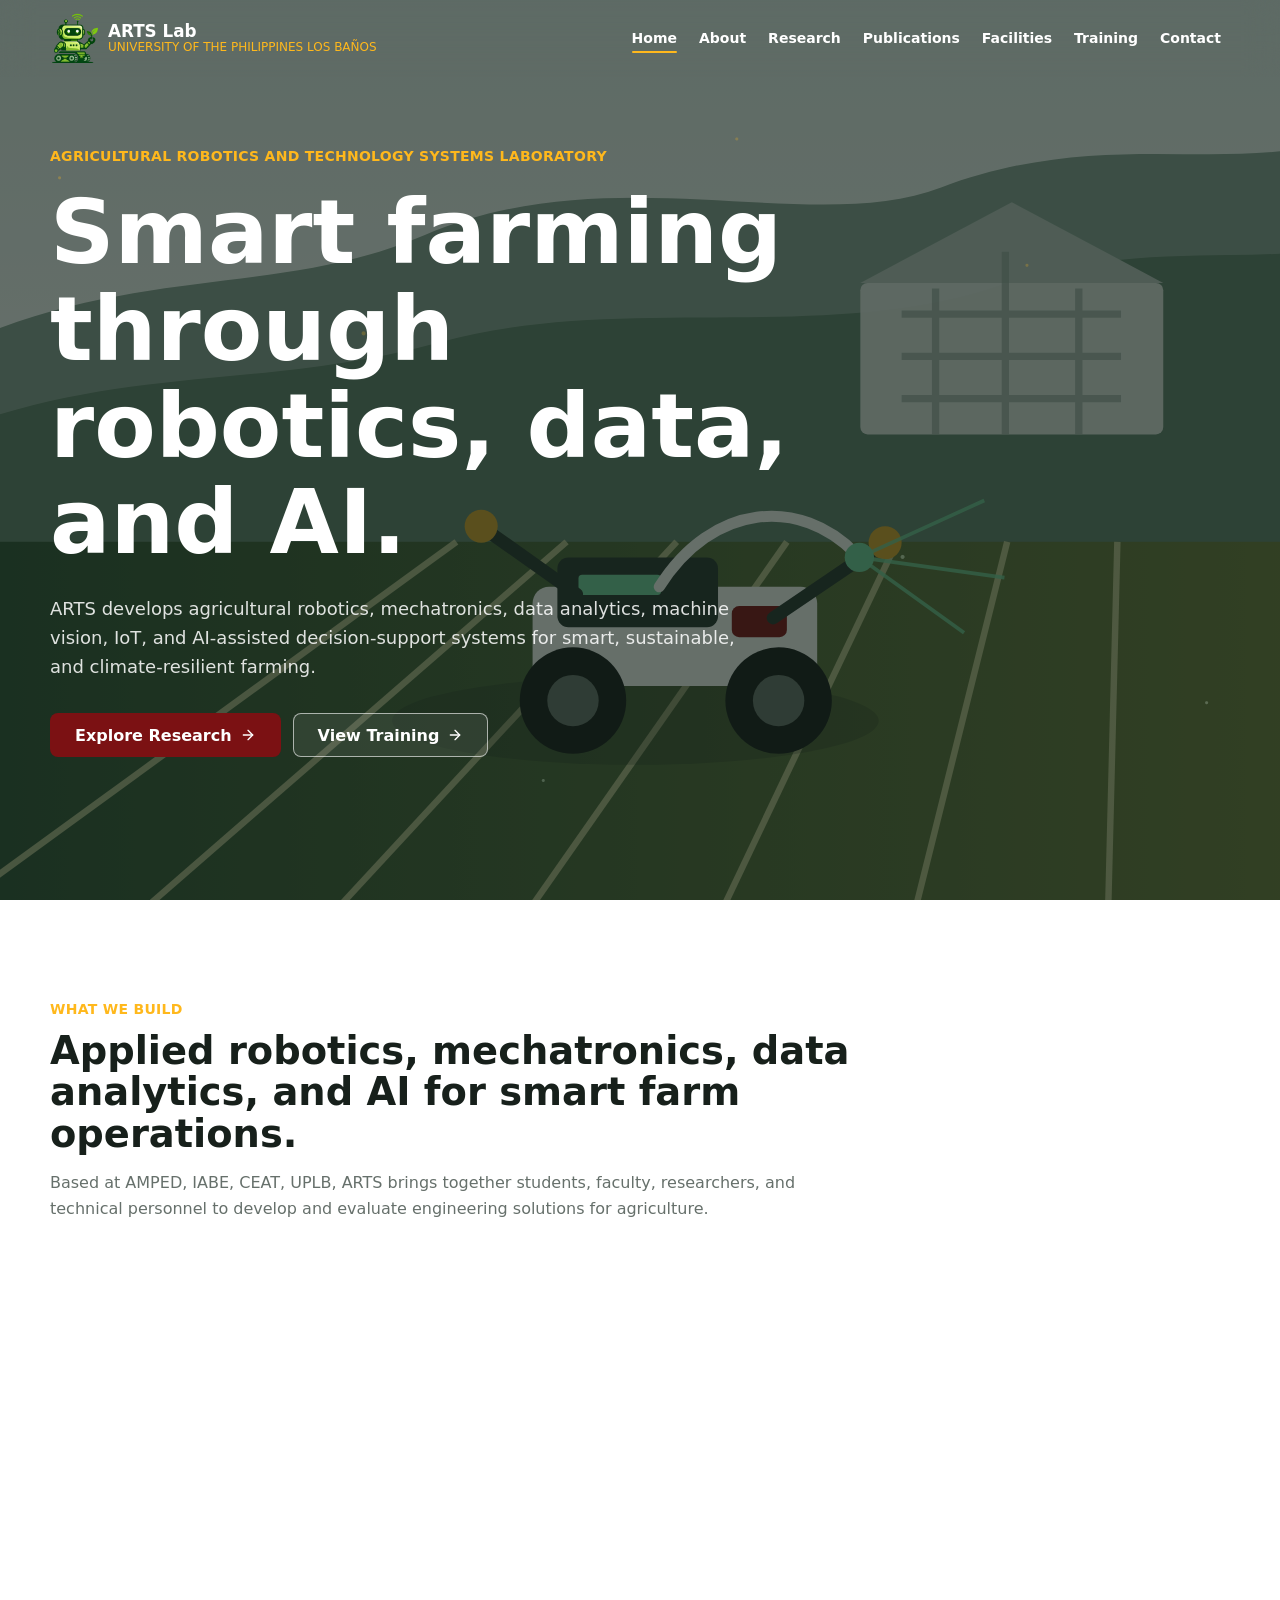
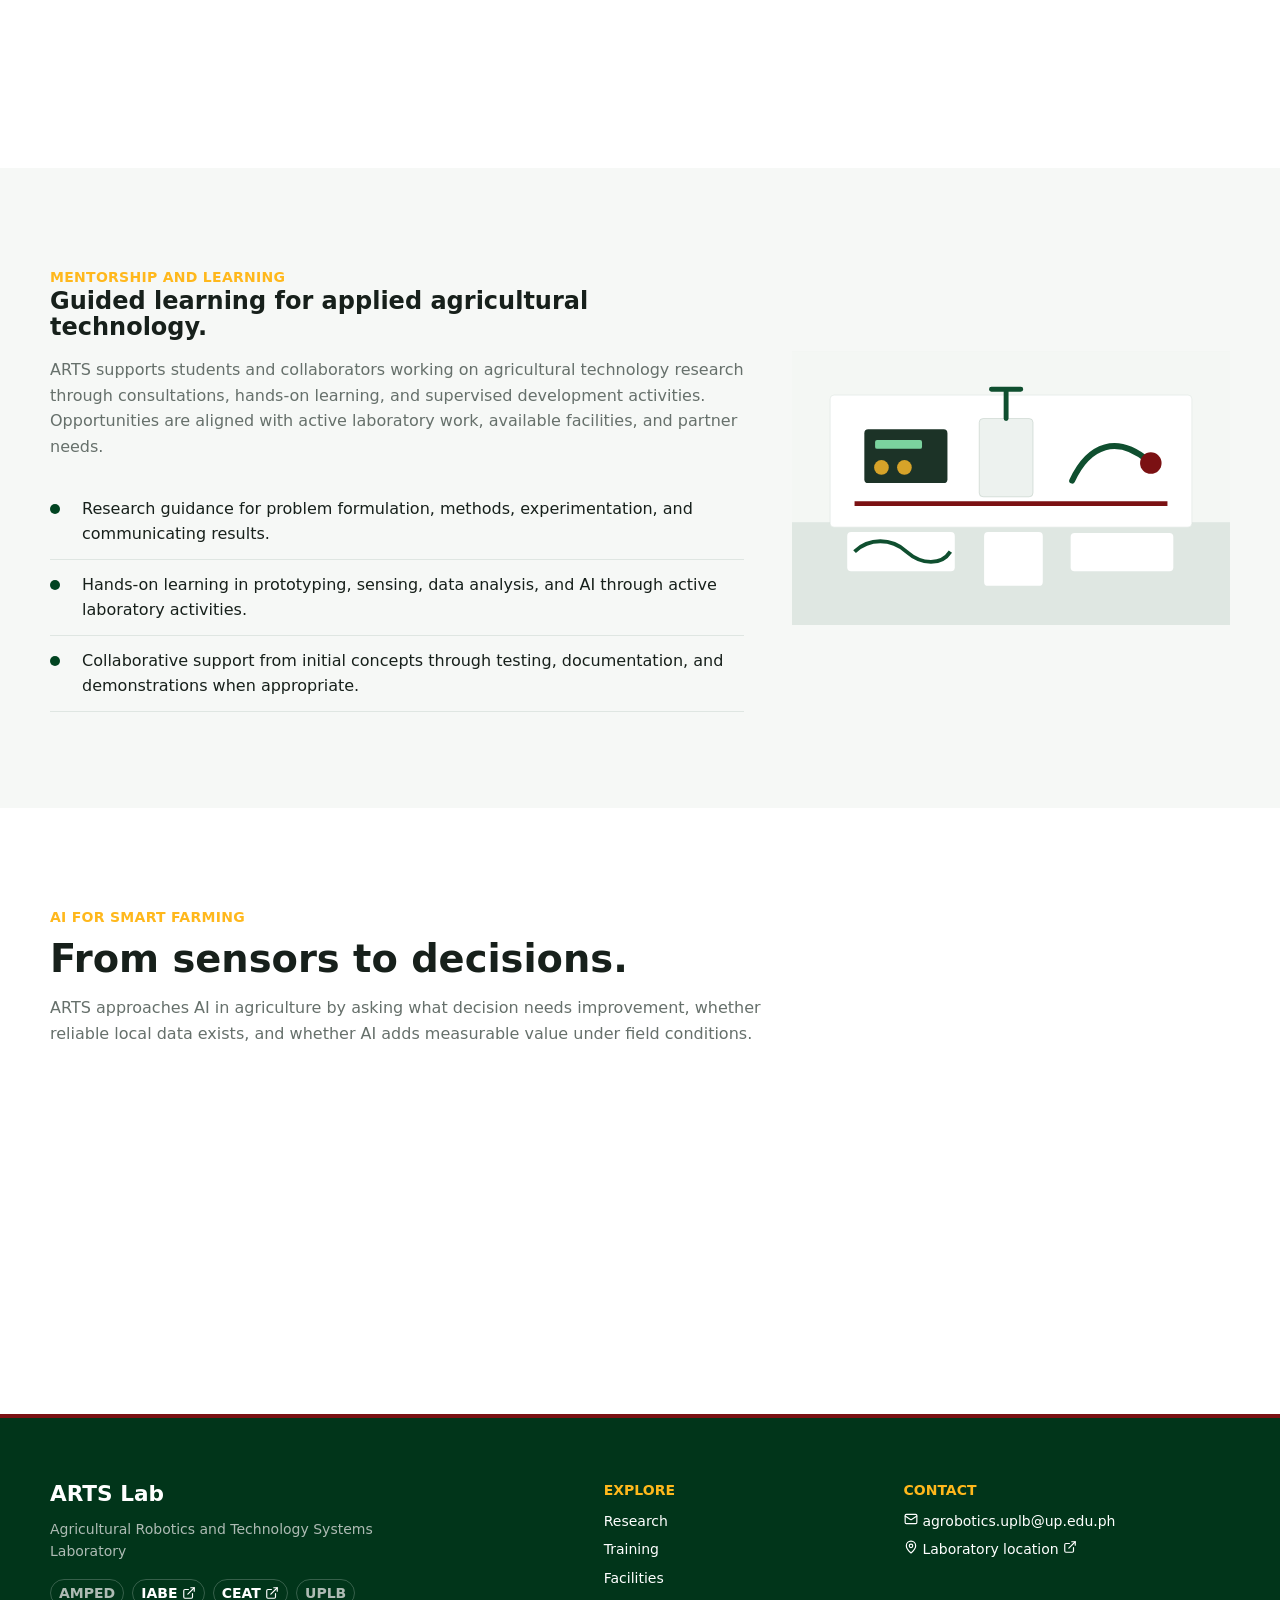
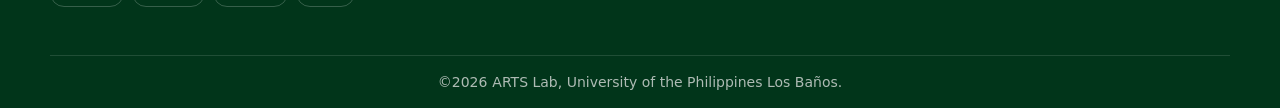
<file: index.html>
<!doctype html>
<html lang="en">
<head>
  <meta charset="utf-8">
  <meta name="viewport" content="width=device-width, initial-scale=1"><meta name="referrer" content="no-referrer"><meta http-equiv="Content-Security-Policy" content="default-src 'self'; base-uri 'self'; object-src 'none'; frame-ancestors 'none'; form-action 'none'; img-src 'self' data:; style-src 'self'; script-src 'self'; connect-src 'none';">
  <meta name="description" content="Agricultural Robotics and Technology Systems Laboratory at the University of the Philippines Los Ba&ntilde;os, advancing robotics, mechatronics, data analytics, and AI for agriculture.">
  <title>ARTS Lab | Robotics, Mechatronics, Data Analytics, and AI for Agriculture</title><link rel="icon" type="image/png" href="assets/images/arts-logo.png"><link rel="apple-touch-icon" href="assets/images/arts-logo.png">
  <link rel="stylesheet" href="assets/css/style.css">
</head>
<body class="home-page"><a class="skip-link" href="#main-content">Skip to content</a>
  <header class="site-header">
    <nav class="nav-wrap" aria-label="Primary navigation">
      <a class="brand" href="index.html" aria-label="ARTS Lab home"><img class="brand-logo" src="assets/images/arts-logo.png" alt="ARTS agricultural robotics robot logo"><span class="brand-text"><strong>ARTS Lab</strong><span>University of the Philippines Los Ba&ntilde;os</span></span></a>
      <button class="nav-toggle" type="button" aria-label="Toggle navigation" aria-expanded="false"><span></span><span></span><span></span></button>
      <ul class="nav-links">
        <li><a href="index.html">Home</a></li>
        <li><a href="about.html">About</a></li>
        <li><a href="research.html">Research</a></li>
        <li><a href="publications.html">Publications</a></li>
        <li><a href="facilities.html">Facilities</a></li>
        <li><a href="training.html">Training</a></li>
        <li><a href="contact.html">Contact</a></li>
      </ul>
    </nav>
  </header>

  <main id="main-content">
    <section class="hero">
      <div class="hero-particles" aria-hidden="true"></div>
      <div class="hero-inner hero-intro">
        <span class="eyebrow">Agricultural Robotics and Technology Systems Laboratory</span>
        <h1>Smart farming through robotics, data, and AI.</h1>
        <p>ARTS develops agricultural robotics, mechatronics, data analytics, machine vision, IoT, and AI-assisted decision-support systems for smart, sustainable, and climate-resilient farming.</p>
        <div class="hero-actions">
          <a class="button primary" href="research.html">Explore Research</a>
          <a class="button secondary" href="training.html">View Training</a>
        </div>
      </div>
    </section>

    <section class="section">
      <div class="wrap">
        <div class="section-head">
          <div>
            <span class="eyebrow">What We Build</span>
            <h2>Applied robotics, mechatronics, data analytics, and AI for smart farm operations.</h2>
          </div>
          <p>Based at AMPED, IABE, CEAT, UPLB, ARTS brings together students, faculty, researchers, and technical personnel to develop and evaluate engineering solutions for agriculture.</p>
        </div>
        <div class="grid three">
          <article class="card media-card reveal">
            <img src="assets/images/field-trials.svg" alt="Placeholder field robot trial illustration">
            <div class="card-body">
              <h3>Field Robotics</h3>
              <p>Robotic arms, unmanned ground vehicles, unmanned aerial vehicles, and mechatronic implements for farm operations.</p>
            </div>
          </article>
          <article class="card media-card reveal">
            <img src="assets/images/lab-bench.svg" alt="Placeholder robotics laboratory bench illustration">
            <div class="card-body">
              <h3>Agri-Sensing</h3>
              <p>AI-based machine vision, crop monitoring, localization, navigation, and data workflows for agricultural diagnostics.</p>
            </div>
          </article>
          <article class="card media-card reveal">
            <img src="assets/images/greenhouse.svg" alt="Placeholder smart greenhouse illustration">
            <div class="card-body">
              <h3>Smart Systems</h3>
              <p>IoT monitoring, telemetry dashboards, machine learning, and LLM-assisted advisory tools for decision support.</p>
            </div>
          </article>
        </div>
      </div>
    </section>

    <section class="section alt">
      <div class="wrap split">
        <div>
          <span class="eyebrow">Mentorship and Learning</span>
          <h2>Guided learning for applied agricultural technology.</h2>
          <p class="lead">ARTS supports students and collaborators working on agricultural technology research through consultations, hands-on learning, and supervised development activities. Opportunities are aligned with active laboratory work, available facilities, and partner needs.</p>
          <ul class="check-list">
            <li>Research guidance for problem formulation, methods, experimentation, and communicating results.</li>
            <li>Hands-on learning in prototyping, sensing, data analysis, and AI through active laboratory activities.</li>
            <li>Collaborative support from initial concepts through testing, documentation, and demonstrations when appropriate.</li>
          </ul>
        </div>
        <img class="feature-image" src="assets/images/lab-bench.svg" alt="Placeholder laboratory equipment illustration">
      </div>
    </section>

    <section class="section">
      <div class="wrap">
        <div class="section-head">
          <div>
            <span class="eyebrow">AI For Smart Farming</span>
            <h2>From sensors to decisions.</h2>
          </div>
          <p>ARTS approaches AI in agriculture by asking what decision needs improvement, whether reliable local data exists, and whether AI adds measurable value under field conditions.</p>
        </div>
        <div class="grid three">
          <article class="card reveal"><div class="card-body"><span class="card-icon card-icon--chart" aria-hidden="true"></span><h3>Representative Data</h3><p>Models are built around locally relevant crop, sensor, weather, machinery, and field data rather than generic assumptions.</p></div></article>
          <article class="card reveal"><div class="card-body"><span class="card-icon card-icon--brain" aria-hidden="true"></span><h3>Field-Ready Computing</h3><p>Low-cost modular edge computing lowers power demand and supports reconfigurable AI systems for mobile platforms.</p></div></article>
          <article class="card reveal"><div class="card-body"><span class="card-icon card-icon--scan" aria-hidden="true"></span><h3>Decision Support</h3><p>Dashboards, machine learning, and AI-assisted tools translate raw readings into practical farm and greenhouse decisions.</p></div></article>
        </div>
      </div>
    </section>
  </main>

  <footer class="site-footer">
  <div class="wrap footer-grid">
    <div class="footer-brand">
      <h2>ARTS Lab</h2>
      <span class="footer-lab-name">Agricultural Robotics and Technology Systems Laboratory</span>
      <ul class="footer-affiliations" aria-label="Institutional affiliation"><li title="Agribiosystems Machinery and Power Engineering Division">AMPED</li><li><a href="https://iabe.uplb.edu.ph" target="_blank" rel="noopener noreferrer" title="Institute of Agricultural and Biosystems Engineering">IABE</a></li><li><a href="https://ceat.uplb.edu.ph" target="_blank" rel="noopener noreferrer" title="College of Engineering and Agro-industrial Technology">CEAT</a></li><li title="University of the Philippines Los Baños">UPLB</li></ul>
    </div>
    <div>
      <h3>Explore</h3>
      <ul>
        <li><a href="research.html">Research</a></li>
        <li><a href="training.html">Training</a></li>
        <li><a href="facilities.html">Facilities</a></li>
      </ul>
    </div>
    <div class="footer-contact">
      <h3>Contact</h3>
      <ul>
        <li><a href="mailto:agrobotics.uplb@up.edu.ph">agrobotics.uplb@up.edu.ph</a></li>
        <li><a href="https://maps.app.goo.gl/gNFgEzxxniuaYzxj8" target="_blank" rel="noopener noreferrer">Laboratory location</a></li>
      </ul>
    </div>
  </div>
  <div class="wrap footer-bottom">&copy; <span data-year></span> ARTS Lab, University of the Philippines Los Ba&ntilde;os.</div>
</footer>
  <script src="assets/js/main.js"></script>
</body>
</html>
</file>
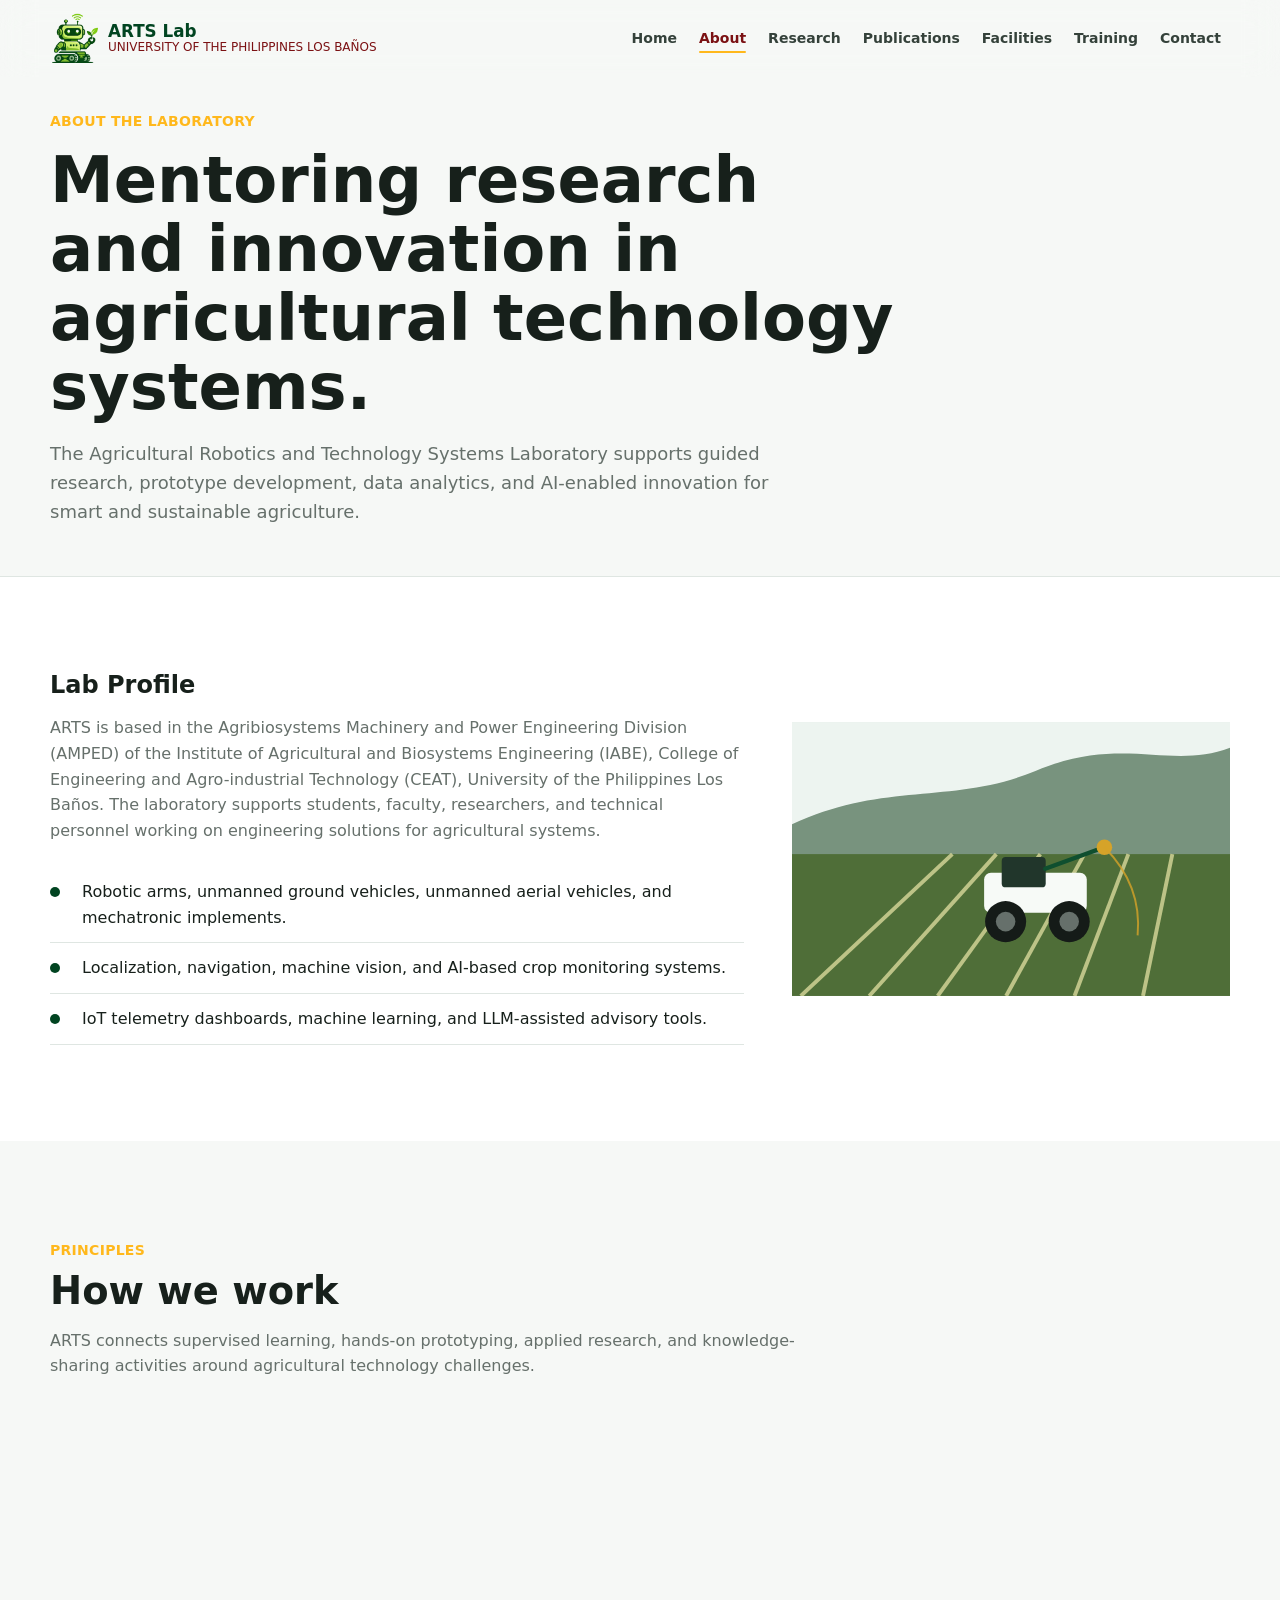
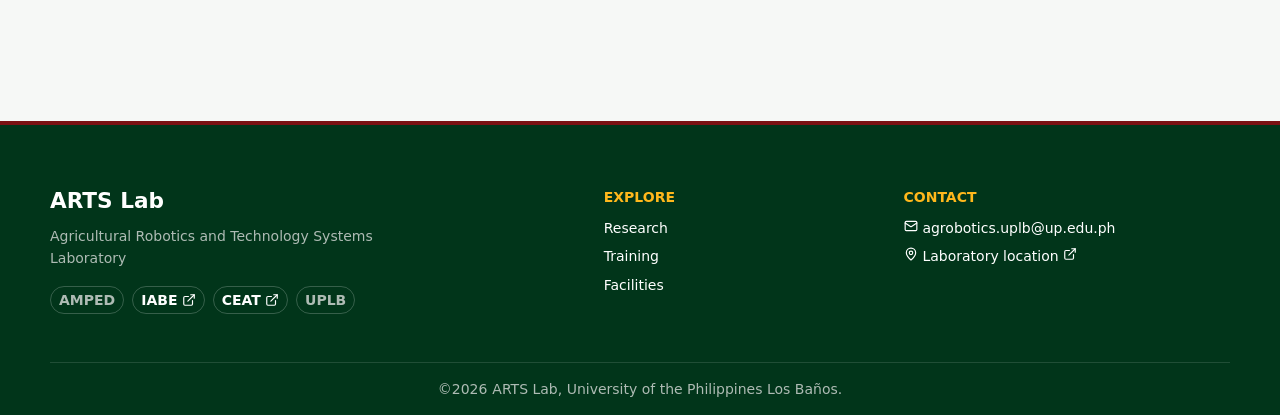
<file: about.html>
<!doctype html>
<html lang="en">
<head>
  <meta charset="utf-8">
  <meta name="viewport" content="width=device-width, initial-scale=1"><meta name="referrer" content="no-referrer"><meta http-equiv="Content-Security-Policy" content="default-src 'self'; base-uri 'self'; object-src 'none'; frame-ancestors 'none'; form-action 'none'; img-src 'self' data:; style-src 'self'; script-src 'self'; connect-src 'none';">
  <title>About | ARTS Lab</title><link rel="icon" type="image/png" href="assets/images/arts-logo.png"><link rel="apple-touch-icon" href="assets/images/arts-logo.png">
  <link rel="stylesheet" href="assets/css/style.css">
</head>
<body><a class="skip-link" href="#main-content">Skip to content</a>
  <header class="site-header">
    <nav class="nav-wrap" aria-label="Primary navigation">
      <a class="brand" href="index.html" aria-label="ARTS Lab home"><img class="brand-logo" src="assets/images/arts-logo.png" alt="ARTS agricultural robotics robot logo"><span class="brand-text"><strong>ARTS Lab</strong><span>University of the Philippines Los Ba&ntilde;os</span></span></a>
      <button class="nav-toggle" type="button" aria-label="Toggle navigation" aria-expanded="false"><span></span><span></span><span></span></button>
      <ul class="nav-links">
        <li><a href="index.html">Home</a></li><li><a href="about.html">About</a></li><li><a href="research.html">Research</a></li><li><a href="publications.html">Publications</a></li><li><a href="facilities.html">Facilities</a></li><li><a href="training.html">Training</a></li><li><a href="contact.html">Contact</a></li>
      </ul>
    </nav>
  </header>
  <main id="main-content">
    <section class="page-hero">
      <div class="wrap">
        <span class="eyebrow">About The Laboratory</span>
        <h1>Mentoring research and innovation in agricultural technology systems.</h1>
        <p>The Agricultural Robotics and Technology Systems Laboratory supports guided research, prototype development, data analytics, and AI-enabled innovation for smart and sustainable agriculture.</p>
      </div>
    </section>
    <section class="section">
      <div class="wrap split">
        <div>
          <h2>Lab Profile</h2>
          <p class="lead">ARTS is based in the Agribiosystems Machinery and Power Engineering Division (AMPED) of the Institute of Agricultural and Biosystems Engineering (IABE), College of Engineering and Agro-industrial Technology (CEAT), University of the Philippines Los Ba&ntilde;os. The laboratory supports students, faculty, researchers, and technical personnel working on engineering solutions for agricultural systems.</p>
          <ul class="check-list">
            <li>Robotic arms, unmanned ground vehicles, unmanned aerial vehicles, and mechatronic implements.</li>
            <li>Localization, navigation, machine vision, and AI-based crop monitoring systems.</li>
            <li>IoT telemetry dashboards, machine learning, and LLM-assisted advisory tools.</li>
          </ul>
        </div>
        <img class="feature-image" src="assets/images/field-trials.svg" alt="Placeholder field robotics image">
      </div>
    </section>
    <section class="section alt">
      <div class="wrap">
        <div class="section-head">
          <div><span class="eyebrow">Principles</span><h2>How we work</h2></div>
          <p>ARTS connects supervised learning, hands-on prototyping, applied research, and knowledge-sharing activities around agricultural technology challenges.</p>
        </div>
        <div class="grid three">
          <article class="card reveal"><div class="card-body"><span class="card-icon card-icon--brain" aria-hidden="true"></span><h3>Mentored Research</h3><p>Students and collaborators receive guidance from concept development through research output preparation.</p></div></article>
          <article class="card reveal"><div class="card-body"><span class="card-icon card-icon--scan" aria-hidden="true"></span><h3>Prototype Culture</h3><p>Activities emphasize functional prototypes, datasets, software tools, and technical documentation.</p></div></article>
          <article class="card reveal"><div class="card-body"><span class="card-icon card-icon--chart" aria-hidden="true"></span><h3>Public Value</h3><p>The laboratory contributes to work on food security, sustainability, innovation, and climate-resilient farming systems.</p></div></article>
        </div>
      </div>
    </section>
  </main>
  <footer class="site-footer">
  <div class="wrap footer-grid">
    <div class="footer-brand">
      <h2>ARTS Lab</h2>
      <span class="footer-lab-name">Agricultural Robotics and Technology Systems Laboratory</span>
      <ul class="footer-affiliations" aria-label="Institutional affiliation"><li title="Agribiosystems Machinery and Power Engineering Division">AMPED</li><li><a href="https://iabe.uplb.edu.ph" target="_blank" rel="noopener noreferrer" title="Institute of Agricultural and Biosystems Engineering">IABE</a></li><li><a href="https://ceat.uplb.edu.ph" target="_blank" rel="noopener noreferrer" title="College of Engineering and Agro-industrial Technology">CEAT</a></li><li title="University of the Philippines Los Baños">UPLB</li></ul>
    </div>
    <div>
      <h3>Explore</h3>
      <ul>
        <li><a href="research.html">Research</a></li>
        <li><a href="training.html">Training</a></li>
        <li><a href="facilities.html">Facilities</a></li>
      </ul>
    </div>
    <div class="footer-contact">
      <h3>Contact</h3>
      <ul>
        <li><a href="mailto:agrobotics.uplb@up.edu.ph">agrobotics.uplb@up.edu.ph</a></li>
        <li><a href="https://maps.app.goo.gl/gNFgEzxxniuaYzxj8" target="_blank" rel="noopener noreferrer">Laboratory location</a></li>
      </ul>
    </div>
  </div>
  <div class="wrap footer-bottom">&copy; <span data-year></span> ARTS Lab, University of the Philippines Los Ba&ntilde;os.</div>
</footer>
  <script src="assets/js/main.js"></script>
</body>
</html>
</file>
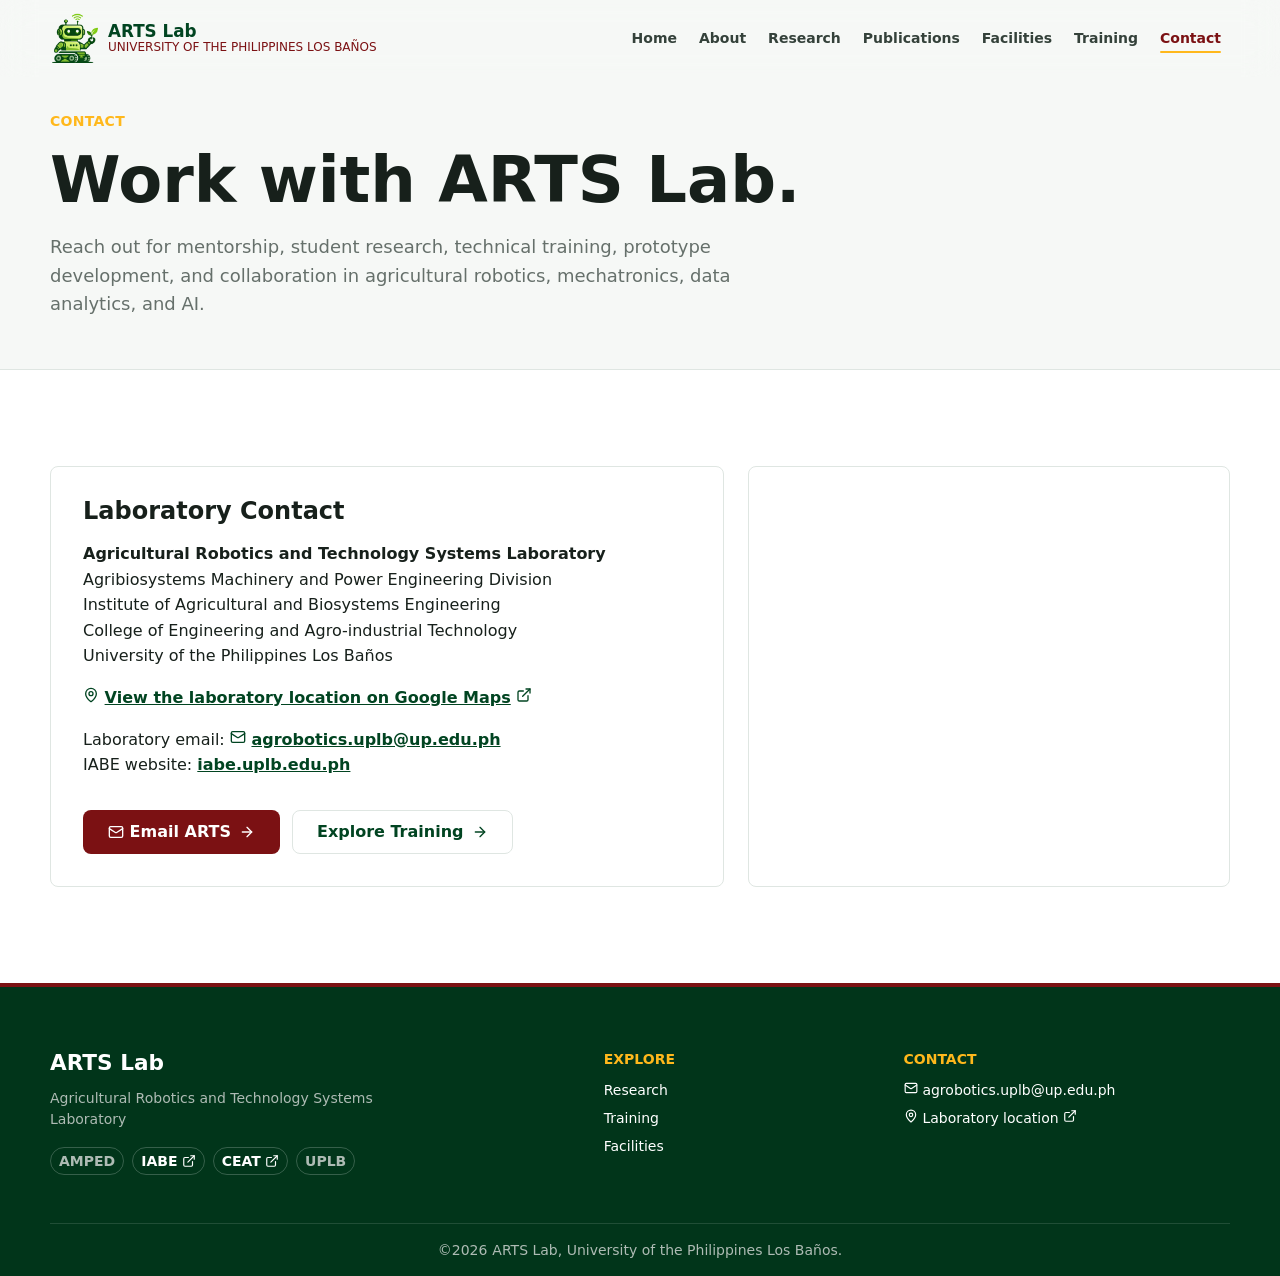
<file: contact.html>
<!doctype html>
<html lang="en">
<head><meta charset="utf-8"><meta name="viewport" content="width=device-width, initial-scale=1"><meta name="referrer" content="no-referrer"><meta http-equiv="Content-Security-Policy" content="default-src 'self'; base-uri 'self'; object-src 'none'; frame-ancestors 'none'; form-action 'none'; img-src 'self' data:; style-src 'self'; script-src 'self'; connect-src 'none'; frame-src https://www.google.com;"><title>Contact | ARTS Lab</title><link rel="icon" type="image/png" href="assets/images/arts-logo.png"><link rel="apple-touch-icon" href="assets/images/arts-logo.png"><link rel="stylesheet" href="assets/css/style.css"></head>
<body><a class="skip-link" href="#main-content">Skip to content</a>
  <header class="site-header"><nav class="nav-wrap" aria-label="Primary navigation"><a class="brand" href="index.html" aria-label="ARTS Lab home"><img class="brand-logo" src="assets/images/arts-logo.png" alt="ARTS agricultural robotics robot logo"><span class="brand-text"><strong>ARTS Lab</strong><span>University of the Philippines Los Ba&ntilde;os</span></span></a><button class="nav-toggle" type="button" aria-label="Toggle navigation" aria-expanded="false"><span></span><span></span><span></span></button><ul class="nav-links"><li><a href="index.html">Home</a></li><li><a href="about.html">About</a></li><li><a href="research.html">Research</a></li><li><a href="publications.html">Publications</a></li><li><a href="facilities.html">Facilities</a></li><li><a href="training.html">Training</a></li><li><a href="contact.html">Contact</a></li></ul></nav></header>
  <main id="main-content">
    <section class="page-hero"><div class="wrap"><span class="eyebrow">Contact</span><h1>Work with ARTS Lab.</h1><p>Reach out for mentorship, student research, technical training, prototype development, and collaboration in agricultural robotics, mechatronics, data analytics, and AI.</p></div></section>
    <section class="section"><div class="wrap contact-grid">
      <div class="contact-panel reveal">
        <h2>Laboratory Contact</h2>
        <p><strong>Agricultural Robotics and Technology Systems Laboratory</strong><br>Agribiosystems Machinery and Power Engineering Division<br>Institute of Agricultural and Biosystems Engineering<br>College of Engineering and Agro-industrial Technology<br>University of the Philippines Los Ba&ntilde;os</p>
        <p><a href="https://maps.app.goo.gl/11NjmYAhgk17PEep7" target="_blank" rel="noopener noreferrer">View the laboratory location on Google Maps</a></p>
        <p>Laboratory email: <a href="mailto:agrobotics.uplb@up.edu.ph">agrobotics.uplb@up.edu.ph</a><br>IABE website: <a href="https://iabe.uplb.edu.ph">iabe.uplb.edu.ph</a></p>
        <div class="button-row"><a class="button primary" href="mailto:agrobotics.uplb@up.edu.ph">Email ARTS</a><a class="button light" href="training.html">Explore Training</a></div>
      </div>
      <div class="map-embed reveal"><iframe title="Map of AMPED, IABE, CEAT at UPLB" src="https://www.google.com/maps?output=embed&amp;q=14.1617087%2C121.2490969&amp;z=18" loading="lazy" referrerpolicy="no-referrer-when-downgrade" allowfullscreen></iframe></div>
    </div></section>
  </main>
  <footer class="site-footer">
  <div class="wrap footer-grid">
    <div class="footer-brand">
      <h2>ARTS Lab</h2>
      <span class="footer-lab-name">Agricultural Robotics and Technology Systems Laboratory</span>
      <ul class="footer-affiliations" aria-label="Institutional affiliation"><li title="Agribiosystems Machinery and Power Engineering Division">AMPED</li><li><a href="https://iabe.uplb.edu.ph" target="_blank" rel="noopener noreferrer" title="Institute of Agricultural and Biosystems Engineering">IABE</a></li><li><a href="https://ceat.uplb.edu.ph" target="_blank" rel="noopener noreferrer" title="College of Engineering and Agro-industrial Technology">CEAT</a></li><li title="University of the Philippines Los Baños">UPLB</li></ul>
    </div>
    <div>
      <h3>Explore</h3>
      <ul>
        <li><a href="research.html">Research</a></li>
        <li><a href="training.html">Training</a></li>
        <li><a href="facilities.html">Facilities</a></li>
      </ul>
    </div>
    <div class="footer-contact">
      <h3>Contact</h3>
      <ul>
        <li><a href="mailto:agrobotics.uplb@up.edu.ph">agrobotics.uplb@up.edu.ph</a></li>
        <li><a href="https://maps.app.goo.gl/11NjmYAhgk17PEep7" target="_blank" rel="noopener noreferrer">Laboratory location</a></li>
      </ul>
    </div>
  </div>
  <div class="wrap footer-bottom">&copy; <span data-year></span> ARTS Lab, University of the Philippines Los Ba&ntilde;os.</div>
</footer>
  <script src="assets/js/main.js"></script>
</body>
</html>
</file>
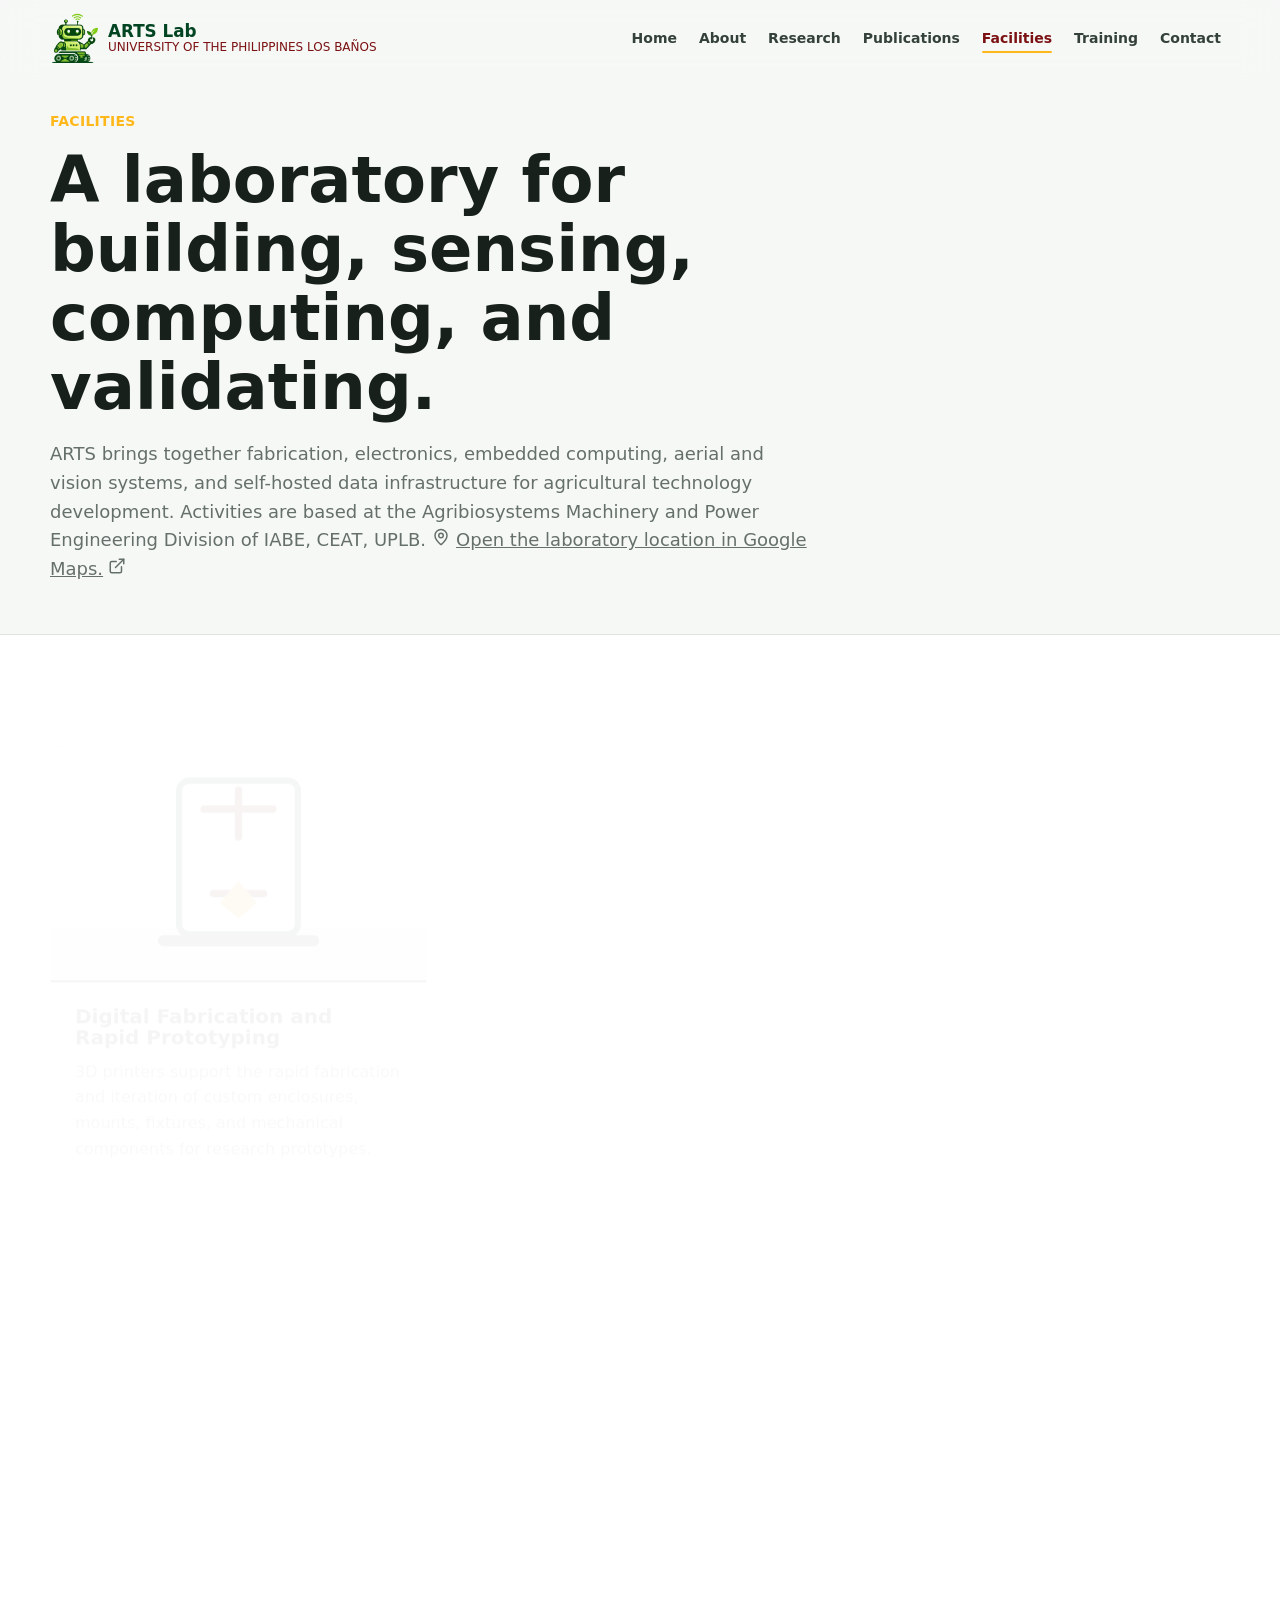
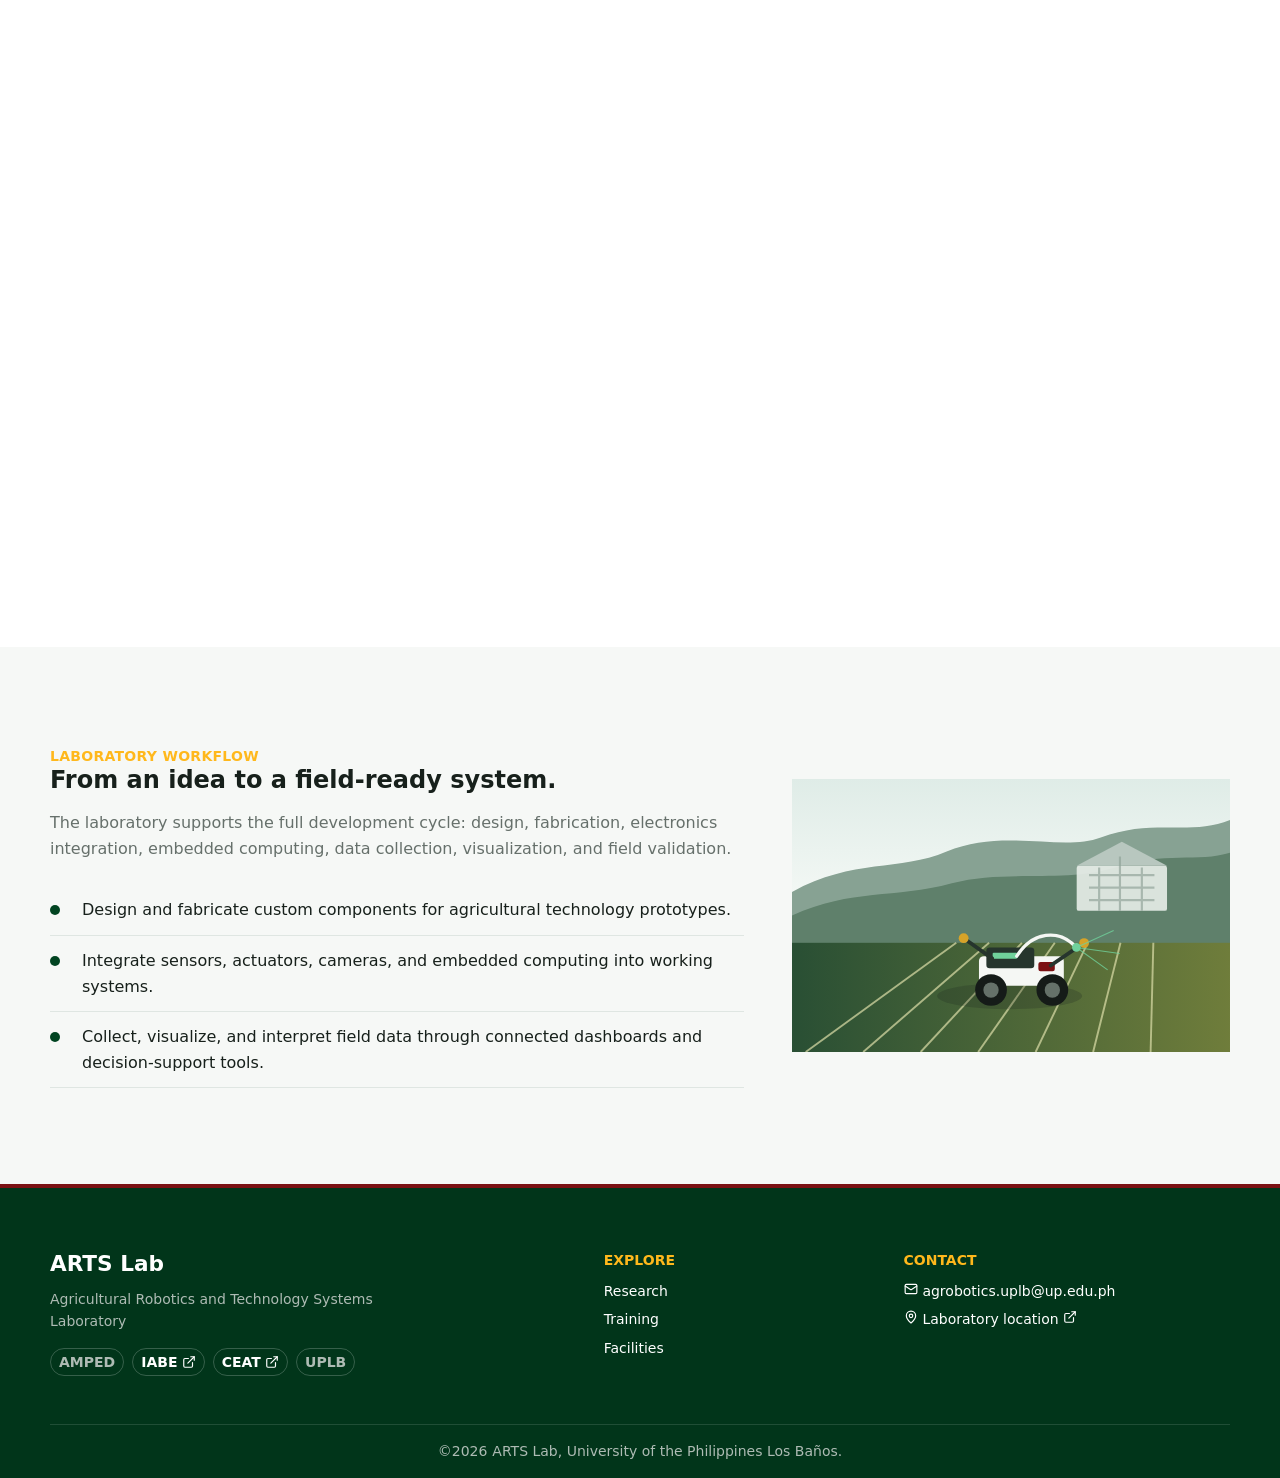
<file: facilities.html>
<!doctype html>
<html lang="en">
<head><meta charset="utf-8"><meta name="viewport" content="width=device-width, initial-scale=1"><meta name="referrer" content="no-referrer"><meta http-equiv="Content-Security-Policy" content="default-src 'self'; base-uri 'self'; object-src 'none'; frame-ancestors 'none'; form-action 'none'; img-src 'self' data:; style-src 'self'; script-src 'self'; connect-src 'none';"><title>Facilities | ARTS Lab</title><link rel="icon" type="image/png" href="assets/images/arts-logo.png"><link rel="apple-touch-icon" href="assets/images/arts-logo.png"><link rel="stylesheet" href="assets/css/style.css"></head>
<body><a class="skip-link" href="#main-content">Skip to content</a>
  <header class="site-header"><nav class="nav-wrap" aria-label="Primary navigation"><a class="brand" href="index.html" aria-label="ARTS Lab home"><img class="brand-logo" src="assets/images/arts-logo.png" alt="ARTS agricultural robotics robot logo"><span class="brand-text"><strong>ARTS Lab</strong><span>University of the Philippines Los Ba&ntilde;os</span></span></a><button class="nav-toggle" type="button" aria-label="Toggle navigation" aria-expanded="false"><span></span><span></span><span></span></button><ul class="nav-links"><li><a href="index.html">Home</a></li><li><a href="about.html">About</a></li><li><a href="research.html">Research</a></li><li><a href="publications.html">Publications</a></li><li><a href="facilities.html">Facilities</a></li><li><a href="training.html">Training</a></li><li><a href="contact.html">Contact</a></li></ul></nav></header>
  <main id="main-content">
    <section class="page-hero"><div class="wrap"><span class="eyebrow">Facilities</span><h1>A laboratory for building, sensing, computing, and validating.</h1><p>ARTS brings together fabrication, electronics, embedded computing, aerial and vision systems, and self-hosted data infrastructure for agricultural technology development. Activities are based at the Agribiosystems Machinery and Power Engineering Division of IABE, CEAT, UPLB. <a href="https://maps.app.goo.gl/gNFgEzxxniuaYzxj8" target="_blank" rel="noopener noreferrer">Open the laboratory location in Google Maps.</a></p></div></section>
    <section class="section"><div class="wrap grid three">
      <article class="card media-card reveal"><img src="assets/images/facility-fabrication.svg" alt="3D printer and prototype illustration"><div class="card-body"><h3>Digital Fabrication and Rapid Prototyping</h3><p>3D printers support the rapid fabrication and iteration of custom enclosures, mounts, fixtures, and mechanical components for research prototypes.</p></div></article>
      <article class="card media-card reveal"><img src="assets/images/facility-embedded.svg" alt="Embedded board with sensors illustration"><div class="card-body"><h3>Embedded Systems, Sensors, and Actuators</h3><p>Arduino-based boards, sensors, and actuators enable hands-on development of instrumentation, control, and agricultural monitoring systems.</p></div></article>
      <article class="card media-card reveal"><img src="assets/images/facility-edge-ai.svg" alt="Edge computing board illustration"><div class="card-body"><h3>Edge Computing and AI</h3><p>NVIDIA Jetson and Raspberry Pi small-board computers support edge AI, machine vision, automation, and data-processing workflows.</p></div></article>
      <article class="card media-card reveal"><img src="assets/images/facility-electronics.svg" alt="Electronics workbench illustration"><div class="card-body"><h3>Electronics Development Laboratory</h3><p>Bench equipment includes soldering tools, multimeters, voltage and current generators, and other instruments for circuit assembly, testing, and troubleshooting.</p></div></article>
      <article class="card media-card reveal"><img src="assets/images/facility-uav.svg" alt="Agricultural drone illustration"><div class="card-body"><h3>Agricultural UAV Systems</h3><p>Agricultural drones support aerial data collection, crop observation, and field-validation activities.</p></div></article>
      <article class="card media-card reveal"><img src="assets/images/facility-vision.svg" alt="Machine vision camera illustration"><div class="card-body"><h3>Machine Vision Systems</h3><p>Vision cameras support image acquisition, crop and equipment inspection, and the development of computer-vision applications.</p></div></article>
      <article class="card media-card reveal"><img src="assets/images/facility-iot.svg" alt="IoT dashboard and connected devices illustration"><div class="card-body"><h3>Self-Hosted IoT and Dashboard Platform</h3><p><a href="https://thingsboard.uplb.edu.ph" target="_blank" rel="noopener noreferrer">ThingsBoard at UPLB</a> provides a self-hosted environment for device telemetry, dashboards, data visualization, and decision-support workflows.</p></div></article>
    </div></section>
    <section class="section alt"><div class="wrap split"><div><span class="eyebrow">Laboratory Workflow</span><h2>From an idea to a field-ready system.</h2><p class="lead">The laboratory supports the full development cycle: design, fabrication, electronics integration, embedded computing, data collection, visualization, and field validation.</p><ul class="plain-list"><li>Design and fabricate custom components for agricultural technology prototypes.</li><li>Integrate sensors, actuators, cameras, and embedded computing into working systems.</li><li>Collect, visualize, and interpret field data through connected dashboards and decision-support tools.</li></ul></div><img class="feature-image" src="assets/images/hero-field-robot.svg" alt="Agricultural technology system in a field"></div></section>
  </main>
  <footer class="site-footer">
  <div class="wrap footer-grid">
    <div class="footer-brand">
      <h2>ARTS Lab</h2>
      <span class="footer-lab-name">Agricultural Robotics and Technology Systems Laboratory</span>
      <ul class="footer-affiliations" aria-label="Institutional affiliation"><li title="Agribiosystems Machinery and Power Engineering Division">AMPED</li><li><a href="https://iabe.uplb.edu.ph" target="_blank" rel="noopener noreferrer" title="Institute of Agricultural and Biosystems Engineering">IABE</a></li><li><a href="https://ceat.uplb.edu.ph" target="_blank" rel="noopener noreferrer" title="College of Engineering and Agro-industrial Technology">CEAT</a></li><li title="University of the Philippines Los Baños">UPLB</li></ul>
    </div>
    <div>
      <h3>Explore</h3>
      <ul>
        <li><a href="research.html">Research</a></li>
        <li><a href="training.html">Training</a></li>
        <li><a href="facilities.html">Facilities</a></li>
      </ul>
    </div>
    <div class="footer-contact">
      <h3>Contact</h3>
      <ul>
        <li><a href="mailto:agrobotics.uplb@up.edu.ph">agrobotics.uplb@up.edu.ph</a></li>
        <li><a href="https://maps.app.goo.gl/gNFgEzxxniuaYzxj8" target="_blank" rel="noopener noreferrer">Laboratory location</a></li>
      </ul>
    </div>
  </div>
  <div class="wrap footer-bottom">&copy; <span data-year></span> ARTS Lab, University of the Philippines Los Ba&ntilde;os.</div>
</footer>
  <script src="assets/js/main.js"></script>
</body>
</html>
</file>
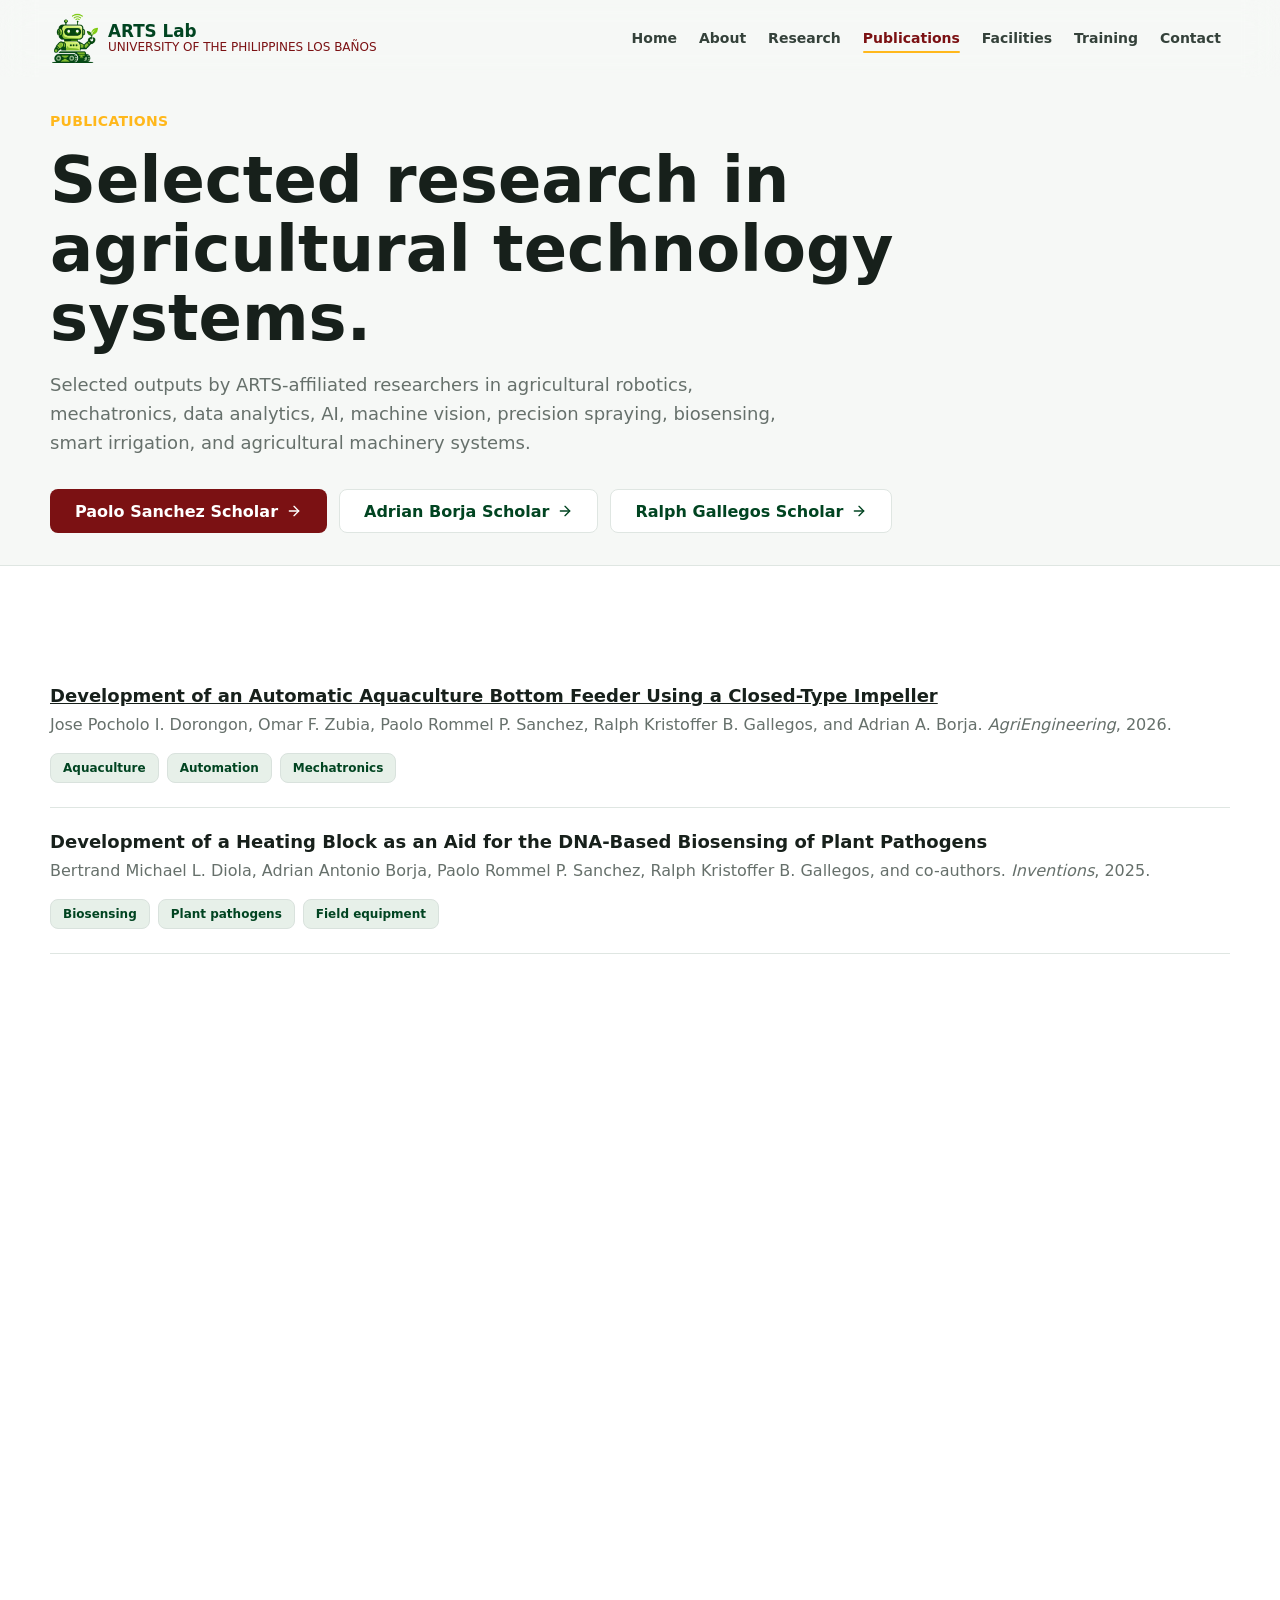
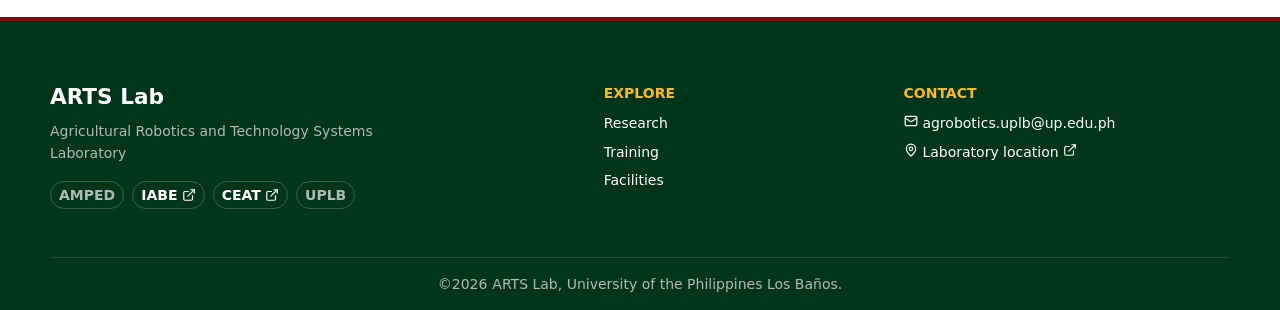
<file: publications.html>
<!doctype html>
<html lang="en">
<head><meta charset="utf-8"><meta name="viewport" content="width=device-width, initial-scale=1"><meta name="referrer" content="no-referrer"><meta http-equiv="Content-Security-Policy" content="default-src 'self'; base-uri 'self'; object-src 'none'; frame-ancestors 'none'; form-action 'none'; img-src 'self' data:; style-src 'self'; script-src 'self'; connect-src 'none';"><title>Publications | ARTS Lab</title><link rel="icon" type="image/png" href="assets/images/arts-logo.png"><link rel="apple-touch-icon" href="assets/images/arts-logo.png"><link rel="stylesheet" href="assets/css/style.css"></head>
<body><a class="skip-link" href="#main-content">Skip to content</a>
  <header class="site-header"><nav class="nav-wrap" aria-label="Primary navigation"><a class="brand" href="index.html" aria-label="ARTS Lab home"><img class="brand-logo" src="assets/images/arts-logo.png" alt="ARTS agricultural robotics robot logo"><span class="brand-text"><strong>ARTS Lab</strong><span>University of the Philippines Los Ba&ntilde;os</span></span></a><button class="nav-toggle" type="button" aria-label="Toggle navigation" aria-expanded="false"><span></span><span></span><span></span></button><ul class="nav-links"><li><a href="index.html">Home</a></li><li><a href="about.html">About</a></li><li><a href="research.html">Research</a></li><li><a href="publications.html">Publications</a></li><li><a href="facilities.html">Facilities</a></li><li><a href="training.html">Training</a></li><li><a href="contact.html">Contact</a></li></ul></nav></header>
  <main id="main-content">
    <section class="page-hero"><div class="wrap"><span class="eyebrow">Publications</span><h1>Selected research in agricultural technology systems.</h1><p>Selected outputs by ARTS-affiliated researchers in agricultural robotics, mechatronics, data analytics, AI, machine vision, precision spraying, biosensing, smart irrigation, and agricultural machinery systems.</p><div class="button-row"><a class="button primary" href="https://scholar.google.com/citations?user=7rImGZ4AAAAJ&hl=en">Paolo Sanchez Scholar</a><a class="button light" href="https://scholar.google.com/citations?hl=en&user=GjeolTUAAAAJ">Adrian Borja Scholar</a><a class="button light" href="https://scholar.google.com/citations?hl=en&user=anmanAIAAAAJ">Ralph Gallegos Scholar</a></div></div></section>
    <section class="section"><div class="wrap">
      <div class="publication reveal"><h3><a href="https://www.mdpi.com/2624-7402/8/6/210">Development of an Automatic Aquaculture Bottom Feeder Using a Closed-Type Impeller</a></h3><p>Jose Pocholo I. Dorongon, Omar F. Zubia, Paolo Rommel P. Sanchez, Ralph Kristoffer B. Gallegos, and Adrian A. Borja. <em>AgriEngineering</em>, 2026.</p><div class="tag-row"><span class="tag">Aquaculture</span><span class="tag">Automation</span><span class="tag">Mechatronics</span></div></div>
      <div class="publication reveal"><h3>Development of a Heating Block as an Aid for the DNA-Based Biosensing of Plant Pathogens</h3><p>Bertrand Michael L. Diola, Adrian Antonio Borja, Paolo Rommel P. Sanchez, Ralph Kristoffer B. Gallegos, and co-authors. <em>Inventions</em>, 2025.</p><div class="tag-row"><span class="tag">Biosensing</span><span class="tag">Plant pathogens</span><span class="tag">Field equipment</span></div></div>
      <div class="publication reveal"><h3><a href="https://www.tandfonline.com/doi/abs/10.1080/27525783.2025.2562418">Machine Learning and Digital Twins in Smart Irrigation: Optimising Water Use Through Agricultural Data Analytics</a></h3><p>Christian John C. Bautista, Ralph Kristoffer B. Gallegos, and Rubenito M. Lampayan. <em>Digital Twin</em>, 2025.</p><div class="tag-row"><span class="tag">Smart irrigation</span><span class="tag">Machine learning</span><span class="tag">Digital twin</span></div></div>
      <div class="publication reveal"><h3><a href="https://ouci.dntb.gov.ua/en/works/9JQQWWGD/">Development of a Spray Droplet Size Test Rig for Knapsack Sprayers</a></h3><p>Philharks Allen Que, Arthur Fajardo, Ralph Kristoffer Gallegos, and Mark Angelo Ranches. <em>Philippine Journal of Agricultural and Biosystems Engineering</em>, 2025.</p><div class="tag-row"><span class="tag">Sprayer testing</span><span class="tag">Instrumentation</span><span class="tag">Precision application</span></div></div>
      <div class="publication reveal"><h3>Enhancing Seed Germination Test Classification for Pole Sitao Using SSD MobileNet and Faster R-CNN Models</h3><p>Mariel John B. Brutas, Arthur Fajardo, Erwin Quilloy, Adrian Antonio Borja, and co-authors. 2024.</p><div class="tag-row"><span class="tag">Machine vision</span><span class="tag">Seed testing</span><span class="tag">Deep learning</span></div></div>
      <div class="publication reveal"><h3>Poster: Computation Offloading for Precision Agriculture Using Cooperative Inference</h3><p>Nicholas Bovee, Paolo Rommel P. Sanchez, Shen Shyang Ho, Stephen Piccolo, and co-authors. <em>IEEE International Conference on Fog and Edge Computing</em>, 2024.</p><div class="tag-row"><span class="tag">Cooperative inference</span><span class="tag">Edge computing</span><span class="tag">Precision agriculture</span></div></div>
      <div class="publication reveal"><h3>Precision Spraying Using Variable Time Delays and Vision-Based Velocity Estimation</h3><p>Paolo Rommel P. Sanchez and Hong Zhang. <em>Smart Agricultural Technology</em>, 2023.</p><div class="tag-row"><span class="tag">Precision spraying</span><span class="tag">Machine vision</span><span class="tag">Velocity estimation</span></div></div>
      <div class="publication reveal"><h3><a href="https://agris.fao.org/search/en/providers/122436/records/67597fc6c7a957febdf9429b">Determination of Spray Drift Characteristics of a Ronnie Baugh Tractor-Trailed Boom Sprayer Using Computational Fluid Dynamics</a></h3><p>Abel Francis B. Laguardia, Arthur L. Fajardo, Omar F. Zubia, Ronnie C. Valencia, and Ralph Kristoffer B. Gallegos. 2023.</p><div class="tag-row"><span class="tag">Spray drift</span><span class="tag">CFD</span><span class="tag">Agricultural machinery</span></div></div>
      <div class="publication reveal"><h3><a href="https://www.nature.com/articles/s41598-023-45071-w">A GIS-Based Land Suitability Model for Agricultural Tractors in CALABARZON Region, Philippines</a></h3><p>Rossana Marie Amongo, Ronaldo Saludes, Ralph Kristoffer Gallegos, Patrick Lemuel Relativo, Ria Salustia Duminding, Adrian Daniel Pantano, Julius John Paul Cunan, and Gherlee Nelle Lalap-Borja. <em>Scientific Reports</em>, 2023.</p><div class="tag-row"><span class="tag">GIS</span><span class="tag">Tractor suitability</span><span class="tag">Decision support</span></div></div>
      <div class="publication reveal"><h3><a href="https://www.ukdr.uplb.edu.ph/journal-articles/5984/">Finite Element Analysis of a Coconut Climbing Mechanism</a></h3><p>Arjay O. Afan, Omar F. Zubia, Adrian A. Borja, and Ralph Kristoffer B. Gallegos. <em>The Philippine Agricultural Scientist</em>, 2023.</p><div class="tag-row"><span class="tag">FEA</span><span class="tag">Farm equipment</span><span class="tag">Coconut</span></div></div>
      <div class="publication reveal"><h3>Design and Evaluation of a Machine Vision System and Mechatronic Drive for a Pneumatic Seed Meter for Corn</h3><p>Adrian Antonio Borja. 2023.</p><div class="tag-row"><span class="tag">Precision planting</span><span class="tag">Corn</span><span class="tag">Mechatronic drive</span></div></div>
      <div class="publication reveal"><h3>Evaluation of a CNN-Based Modular Precision Sprayer in Broadcast-Seeded Field</h3><p>Paolo Rommel P. Sanchez and Hong Zhang. <em>Sensors</em>, 2022.</p><div class="tag-row"><span class="tag">CNN</span><span class="tag">Precision sprayer</span><span class="tag">Field evaluation</span></div></div>
      <div class="publication reveal"><h3>Simulation-Aided Development of a CNN-Based Vision Module for Plant Detection</h3><p>Paolo Rommel P. Sanchez and Hong Zhang. <em>Applied Sciences</em>, 2022.</p><div class="tag-row"><span class="tag">Plant detection</span><span class="tag">Simulation</span><span class="tag">Camera configuration</span></div></div>
      <div class="publication reveal"><h3>Comparison of One-Stage Object Detection Models for Weed Detection in Mulched Onions</h3><p>Paolo Rommel P. Sanchez, Eldon De Padua, Hong Zhang, and Shen Shyang Ho. Conference paper, 2021.</p><div class="tag-row"><span class="tag">Weed detection</span><span class="tag">Object detection</span><span class="tag">Onion</span></div></div>
      <div class="publication reveal"><h3>Development of Machine Vision System for Size Classification of Potatoes</h3><p>Erwin Quilloy, Luther John R. Manuel, Paolo Rommel P. Sanchez, and Eunice Renovalles. <em>Philippine Journal of Agricultural and Biosystems Engineering</em>, 2019.</p><div class="tag-row"><span class="tag">Potato grading</span><span class="tag">Machine vision</span><span class="tag">Postharvest</span></div></div>
      <div class="publication reveal"><h3>Grading of Milled Rice Using Machine Vision</h3><p>Paolo Rommel P. Sanchez and Pepito M. Bato. 2013.</p><div class="tag-row"><span class="tag">Rice grading</span><span class="tag">Machine vision</span><span class="tag">Image analysis</span></div></div>
    </div></section>
  </main>
  <footer class="site-footer">
  <div class="wrap footer-grid">
    <div class="footer-brand">
      <h2>ARTS Lab</h2>
      <span class="footer-lab-name">Agricultural Robotics and Technology Systems Laboratory</span>
      <ul class="footer-affiliations" aria-label="Institutional affiliation"><li title="Agribiosystems Machinery and Power Engineering Division">AMPED</li><li><a href="https://iabe.uplb.edu.ph" target="_blank" rel="noopener noreferrer" title="Institute of Agricultural and Biosystems Engineering">IABE</a></li><li><a href="https://ceat.uplb.edu.ph" target="_blank" rel="noopener noreferrer" title="College of Engineering and Agro-industrial Technology">CEAT</a></li><li title="University of the Philippines Los Baños">UPLB</li></ul>
    </div>
    <div>
      <h3>Explore</h3>
      <ul>
        <li><a href="research.html">Research</a></li>
        <li><a href="training.html">Training</a></li>
        <li><a href="facilities.html">Facilities</a></li>
      </ul>
    </div>
    <div class="footer-contact">
      <h3>Contact</h3>
      <ul>
        <li><a href="mailto:agrobotics.uplb@up.edu.ph">agrobotics.uplb@up.edu.ph</a></li>
        <li><a href="https://maps.app.goo.gl/gNFgEzxxniuaYzxj8" target="_blank" rel="noopener noreferrer">Laboratory location</a></li>
      </ul>
    </div>
  </div>
  <div class="wrap footer-bottom">&copy; <span data-year></span> ARTS Lab, University of the Philippines Los Ba&ntilde;os.</div>
</footer>
  <script src="assets/js/main.js"></script>
</body>
</html>
</file>
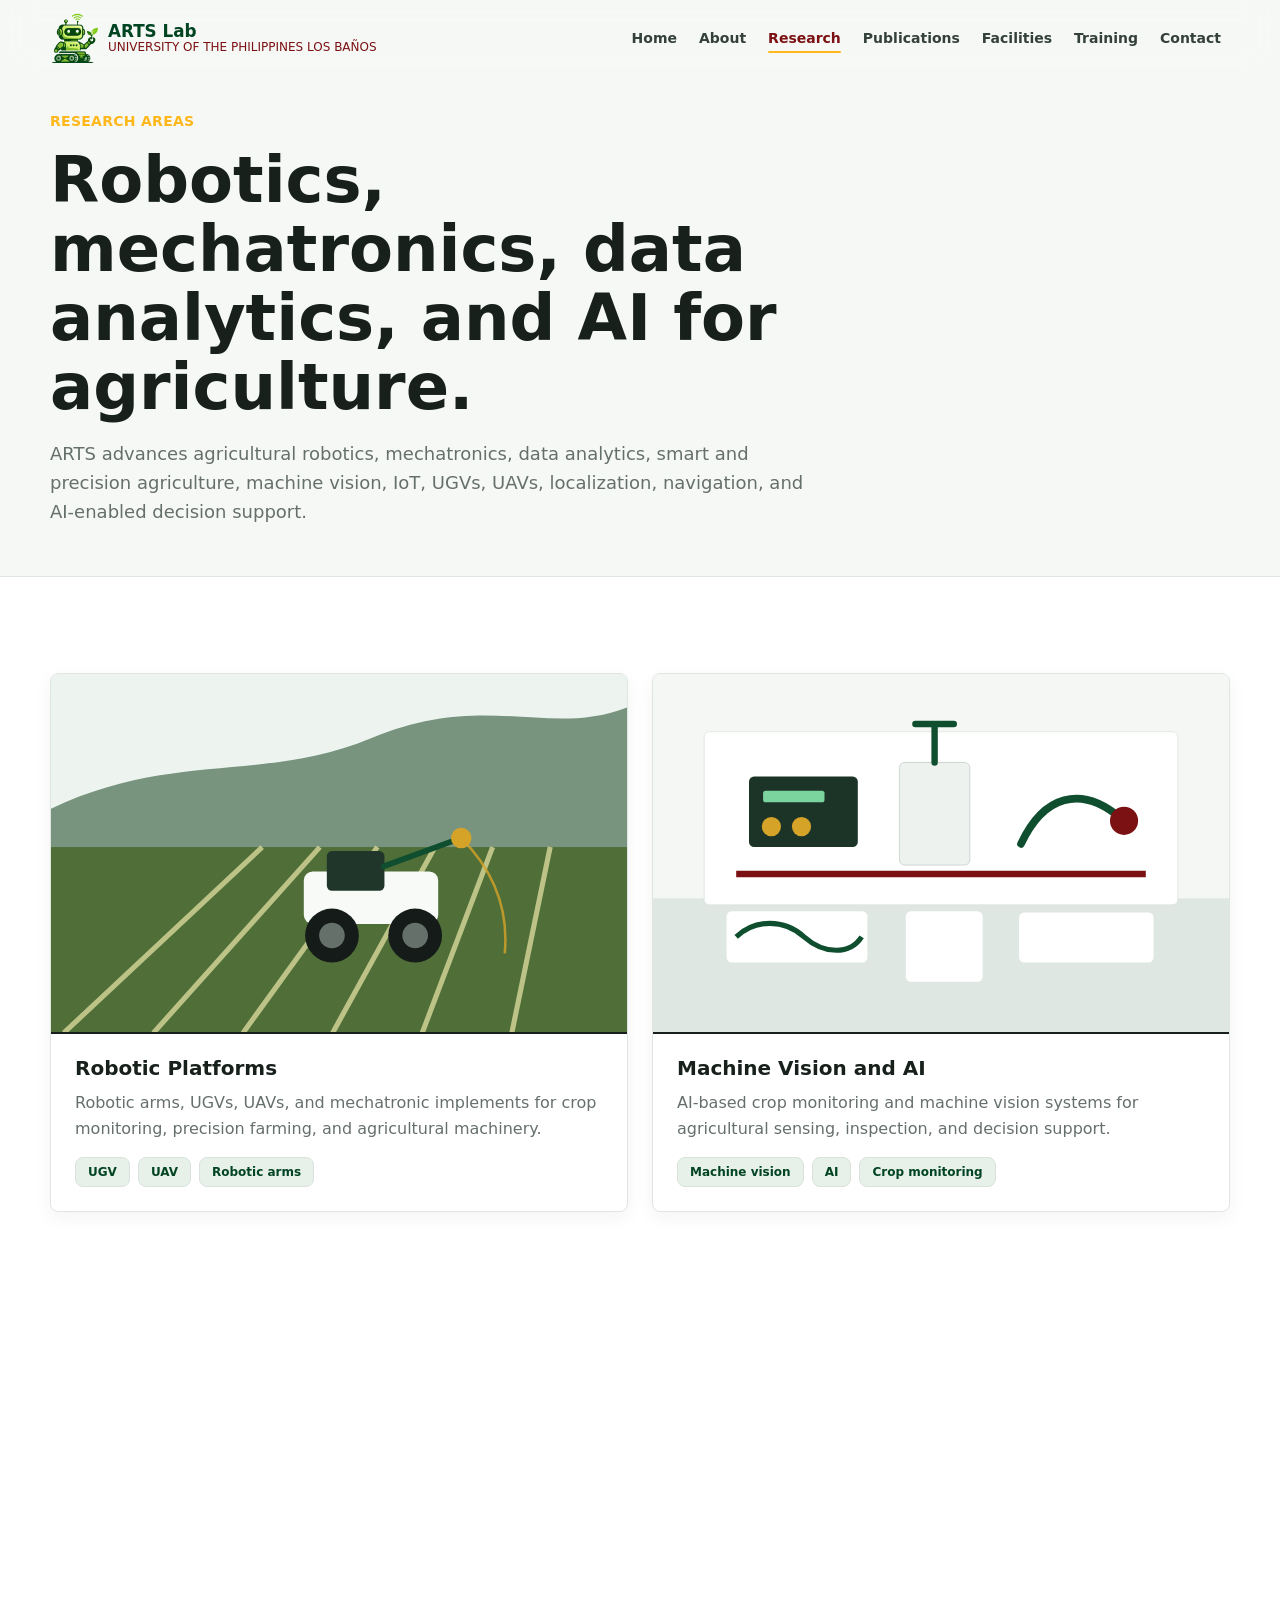
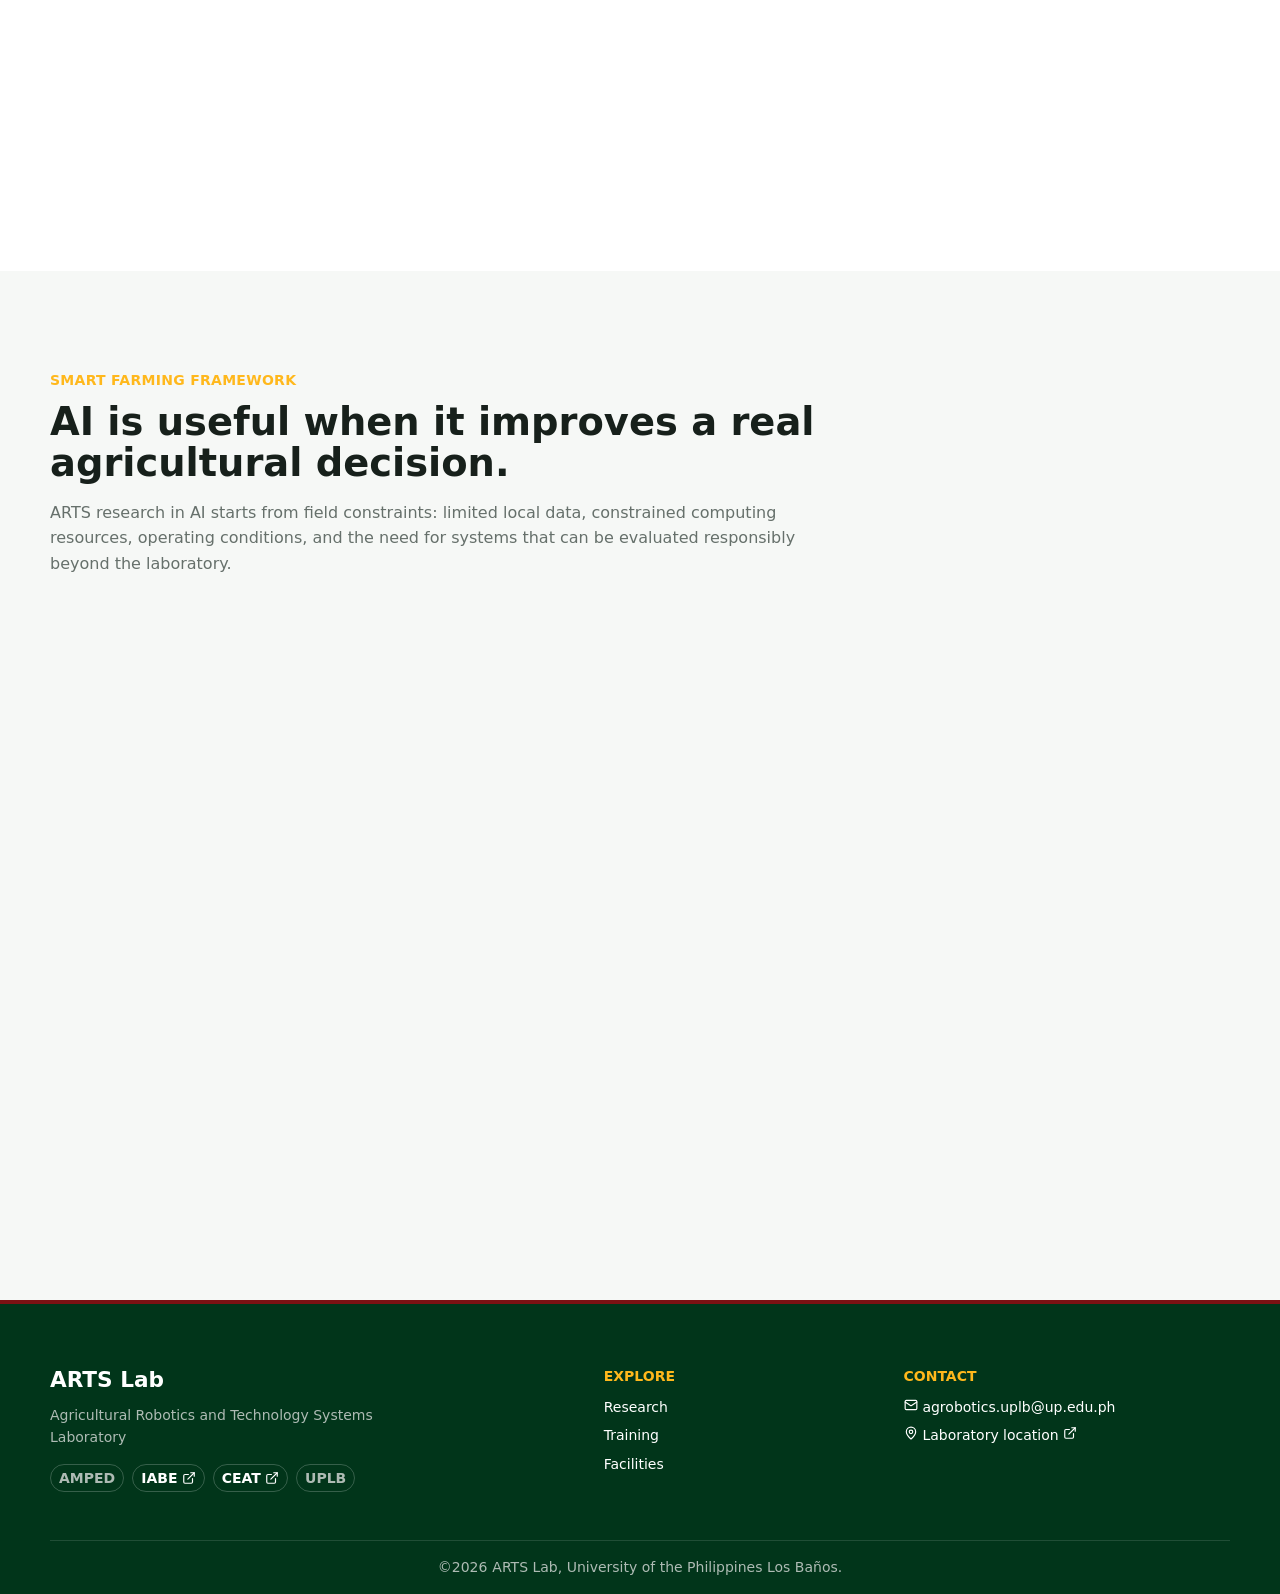
<file: research.html>
<!doctype html>
<html lang="en">
<head>
  <meta charset="utf-8">
  <meta name="viewport" content="width=device-width, initial-scale=1"><meta name="referrer" content="no-referrer"><meta http-equiv="Content-Security-Policy" content="default-src 'self'; base-uri 'self'; object-src 'none'; frame-ancestors 'none'; form-action 'none'; img-src 'self' data:; style-src 'self'; script-src 'self'; connect-src 'none';">
  <title>Research | ARTS Lab</title><link rel="icon" type="image/png" href="assets/images/arts-logo.png"><link rel="apple-touch-icon" href="assets/images/arts-logo.png">
  <link rel="stylesheet" href="assets/css/style.css">
</head>
<body><a class="skip-link" href="#main-content">Skip to content</a>
  <header class="site-header"><nav class="nav-wrap" aria-label="Primary navigation"><a class="brand" href="index.html" aria-label="ARTS Lab home"><img class="brand-logo" src="assets/images/arts-logo.png" alt="ARTS agricultural robotics robot logo"><span class="brand-text"><strong>ARTS Lab</strong><span>University of the Philippines Los Ba&ntilde;os</span></span></a><button class="nav-toggle" type="button" aria-label="Toggle navigation" aria-expanded="false"><span></span><span></span><span></span></button><ul class="nav-links"><li><a href="index.html">Home</a></li><li><a href="about.html">About</a></li><li><a href="research.html">Research</a></li><li><a href="publications.html">Publications</a></li><li><a href="facilities.html">Facilities</a></li><li><a href="training.html">Training</a></li><li><a href="contact.html">Contact</a></li></ul></nav></header>
  <main id="main-content">
    <section class="page-hero"><div class="wrap"><span class="eyebrow">Research Areas</span><h1>Robotics, mechatronics, data analytics, and AI for agriculture.</h1><p>ARTS advances agricultural robotics, mechatronics, data analytics, smart and precision agriculture, machine vision, IoT, UGVs, UAVs, localization, navigation, and AI-enabled decision support.</p></div></section>
    <section class="section">
      <div class="wrap grid two">
        <article class="card media-card reveal"><img src="assets/images/field-trials.svg" alt="Field robot placeholder"><div class="card-body"><h3>Robotic Platforms</h3><p>Robotic arms, UGVs, UAVs, and mechatronic implements for crop monitoring, precision farming, and agricultural machinery.</p><div class="tag-row"><span class="tag">UGV</span><span class="tag">UAV</span><span class="tag">Robotic arms</span></div></div></article>
        <article class="card media-card reveal"><img src="assets/images/lab-bench.svg" alt="Machine vision placeholder"><div class="card-body"><h3>Machine Vision and AI</h3><p>AI-based crop monitoring and machine vision systems for agricultural sensing, inspection, and decision support.</p><div class="tag-row"><span class="tag">Machine vision</span><span class="tag">AI</span><span class="tag">Crop monitoring</span></div></div></article>
        <article class="card media-card reveal"><img src="assets/images/greenhouse.svg" alt="Greenhouse placeholder"><div class="card-body"><h3>IoT and Telemetry</h3><p>IoT-based monitoring, ThingsBoard workflows, and telemetry dashboards for smart farm operations.</p><div class="tag-row"><span class="tag">IoT</span><span class="tag">ThingsBoard</span><span class="tag">Dashboards</span></div></div></article>
        <article class="card media-card reveal"><img src="assets/images/hero-field-robot.svg" alt="Agricultural technology placeholder"><div class="card-body"><h3>Advisory and Decision Support</h3><p>Machine learning and LLM-assisted advisory tools for crop monitoring, postharvest systems, and farm decision-making.</p><div class="tag-row"><span class="tag">Machine learning</span><span class="tag">LLM-assisted tools</span><span class="tag">Decision support</span></div></div></article>
      </div>
    </section>
    <section class="section alt">
      <div class="wrap">
        <div class="section-head">
          <div><span class="eyebrow">Smart Farming Framework</span><h2>AI is useful when it improves a real agricultural decision.</h2></div>
          <p>ARTS research in AI starts from field constraints: limited local data, constrained computing resources, operating conditions, and the need for systems that can be evaluated responsibly beyond the laboratory.</p>
        </div>
        <div class="grid three">
          <article class="card reveal"><div class="card-body"><span class="card-icon card-icon--scan" aria-hidden="true"></span><h3>Decision-First Modeling</h3><p>Projects begin by defining the farm decision, then matching it to available data and appropriate classification, regression, or advisory workflows.</p><div class="tag-row"><span class="tag">Problem formulation</span><span class="tag">Data quality</span></div></div></article>
          <article class="card reveal"><div class="card-body"><span class="card-icon card-icon--brain" aria-hidden="true"></span><h3>Low-Power Edge AI</h3><p>Modular computing boards can be reconfigured and reused across machines, reducing cost and power demand for mobile agricultural systems.</p><div class="tag-row"><span class="tag">Edge computing</span><span class="tag">Low power</span></div></div></article>
          <article class="card reveal"><div class="card-body"><span class="card-icon card-icon--brain" aria-hidden="true"></span><h3>Cooperative Inference</h3><p>Computation offloading explores how CNN workloads can be split across devices to balance latency and energy use in precision agriculture.</p><div class="tag-row"><span class="tag">CNN</span><span class="tag">Offloading</span></div></div></article>
          <article class="card reveal"><div class="card-body"><span class="card-icon card-icon--chart" aria-hidden="true"></span><h3>AI-Enabled Dashboards</h3><p>Greenhouse monitoring systems can standardize sensor readings, assess conditions, combine them into a unified view, and trigger timely advisories.</p><div class="tag-row"><span class="tag">Greenhouse</span><span class="tag">Telemetry</span></div></div></article>
          <article class="card reveal"><div class="card-body"><span class="card-icon card-icon--radio" aria-hidden="true"></span><h3>UAV Crop Monitoring</h3><p>Drone imagery and CNN-based workflows support crop counting and monitoring tasks where manual scouting is slow or difficult to scale.</p><div class="tag-row"><span class="tag">UAV</span><span class="tag">Crop counting</span></div></div></article>
          <article class="card reveal"><div class="card-body"><span class="card-icon card-icon--scan" aria-hidden="true"></span><h3>Responsible Agentic AI</h3><p>AI can accelerate software integration, but field validation, explainability, safety, and accountability remain central to agricultural deployment.</p><div class="tag-row"><span class="tag">Validation</span><span class="tag">Accountability</span></div></div></article>
        </div>
      </div>
    </section>
  </main>
  <footer class="site-footer">
  <div class="wrap footer-grid">
    <div class="footer-brand">
      <h2>ARTS Lab</h2>
      <span class="footer-lab-name">Agricultural Robotics and Technology Systems Laboratory</span>
      <ul class="footer-affiliations" aria-label="Institutional affiliation"><li title="Agribiosystems Machinery and Power Engineering Division">AMPED</li><li><a href="https://iabe.uplb.edu.ph" target="_blank" rel="noopener noreferrer" title="Institute of Agricultural and Biosystems Engineering">IABE</a></li><li><a href="https://ceat.uplb.edu.ph" target="_blank" rel="noopener noreferrer" title="College of Engineering and Agro-industrial Technology">CEAT</a></li><li title="University of the Philippines Los Baños">UPLB</li></ul>
    </div>
    <div>
      <h3>Explore</h3>
      <ul>
        <li><a href="research.html">Research</a></li>
        <li><a href="training.html">Training</a></li>
        <li><a href="facilities.html">Facilities</a></li>
      </ul>
    </div>
    <div class="footer-contact">
      <h3>Contact</h3>
      <ul>
        <li><a href="mailto:agrobotics.uplb@up.edu.ph">agrobotics.uplb@up.edu.ph</a></li>
        <li><a href="https://maps.app.goo.gl/gNFgEzxxniuaYzxj8" target="_blank" rel="noopener noreferrer">Laboratory location</a></li>
      </ul>
    </div>
  </div>
  <div class="wrap footer-bottom">&copy; <span data-year></span> ARTS Lab, University of the Philippines Los Ba&ntilde;os.</div>
</footer>
  <script src="assets/js/main.js"></script>
</body>
</html>
</file>
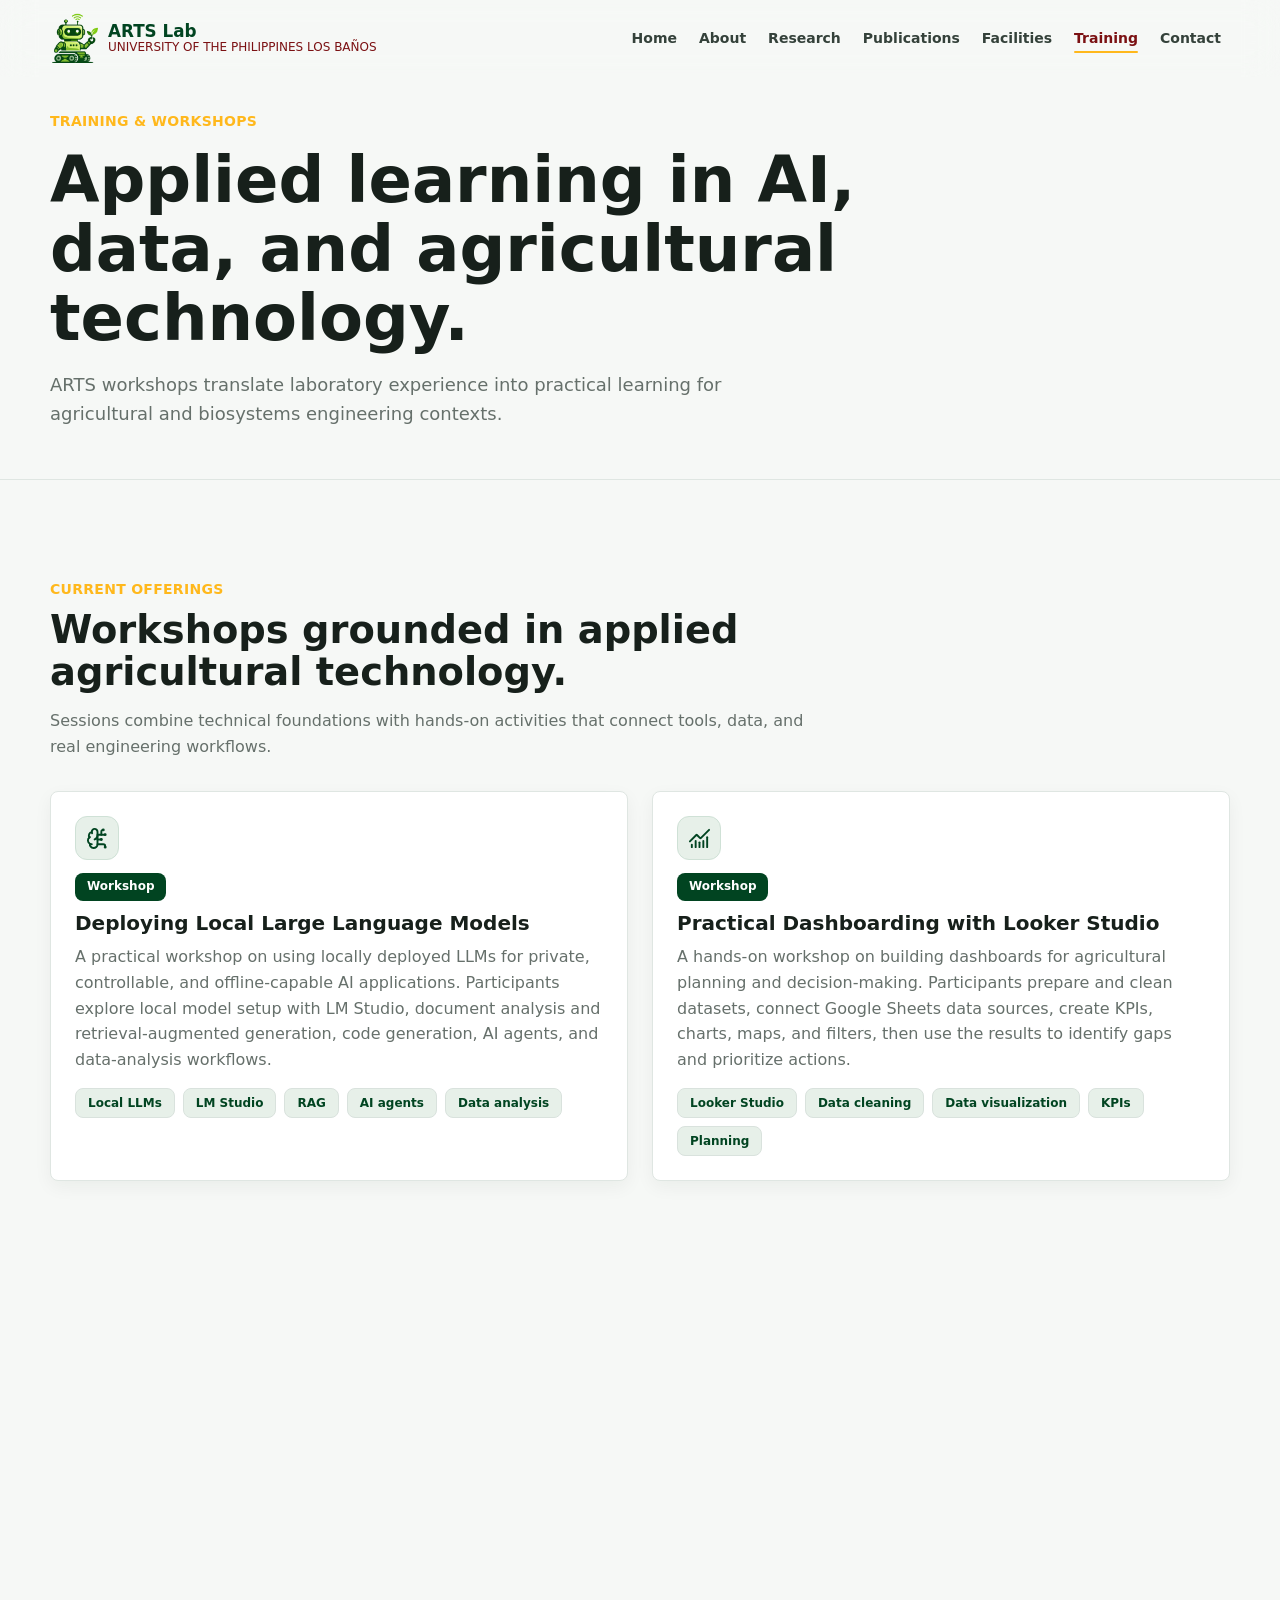
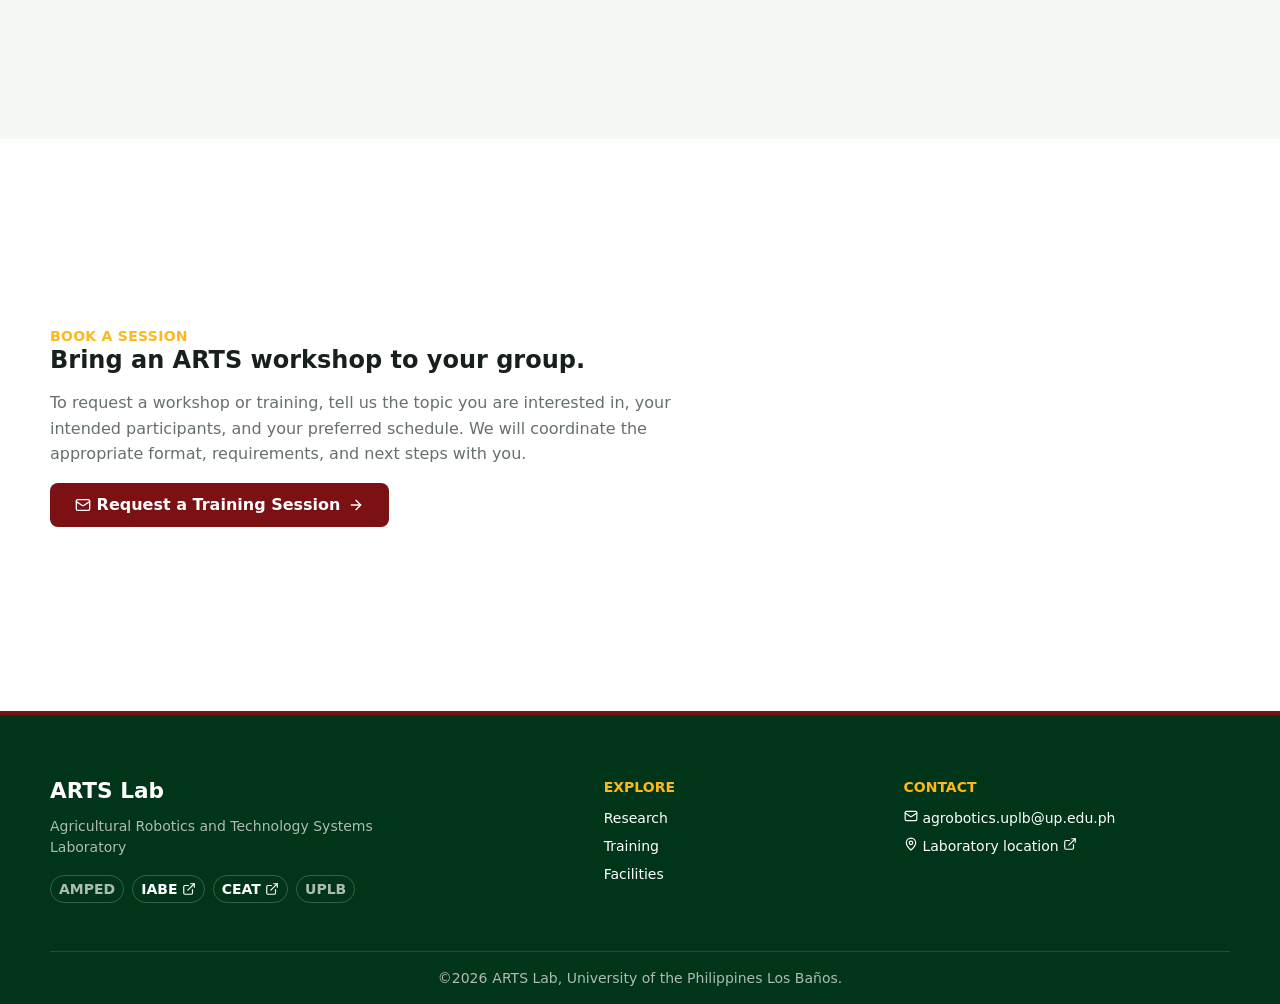
<file: training.html>
<!doctype html>
<html lang="en">
<head><meta charset="utf-8"><meta name="viewport" content="width=device-width, initial-scale=1"><meta name="referrer" content="no-referrer"><meta http-equiv="Content-Security-Policy" content="default-src 'self'; base-uri 'self'; object-src 'none'; frame-ancestors 'none'; form-action 'none'; img-src 'self' data:; style-src 'self'; script-src 'self'; connect-src 'none';"><title>Training &amp; Workshops | ARTS Lab</title><link rel="icon" type="image/png" href="assets/images/arts-logo.png"><link rel="apple-touch-icon" href="assets/images/arts-logo.png"><link rel="stylesheet" href="assets/css/style.css"></head>
<body><a class="skip-link" href="#main-content">Skip to content</a>
  <header class="site-header"><nav class="nav-wrap" aria-label="Primary navigation"><a class="brand" href="index.html" aria-label="ARTS Lab home"><img class="brand-logo" src="assets/images/arts-logo.png" alt="ARTS agricultural robotics robot logo"><span class="brand-text"><strong>ARTS Lab</strong><span>University of the Philippines Los Ba&ntilde;os</span></span></a><button class="nav-toggle" type="button" aria-label="Toggle navigation" aria-expanded="false"><span></span><span></span><span></span></button><ul class="nav-links"><li><a href="index.html">Home</a></li><li><a href="about.html">About</a></li><li><a href="research.html">Research</a></li><li><a href="publications.html">Publications</a></li><li><a href="facilities.html">Facilities</a></li><li><a href="training.html">Training</a></li><li><a href="contact.html">Contact</a></li></ul></nav></header>
  <main id="main-content">
    <section class="page-hero"><div class="wrap"><span class="eyebrow">Training &amp; Workshops</span><h1>Applied learning in AI, data, and agricultural technology.</h1><p>ARTS workshops translate laboratory experience into practical learning for agricultural and biosystems engineering contexts.</p></div></section>
    <section class="section alt" id="training-workshops"><div class="wrap"><div class="section-head"><div><span class="eyebrow">Current Offerings</span><h2>Workshops grounded in applied agricultural technology.</h2></div><p>Sessions combine technical foundations with hands-on activities that connect tools, data, and real engineering workflows.</p></div><div class="grid two">
      <article class="card training-card reveal"><div class="card-body"><span class="training-card-icon training-card-icon--llm" aria-hidden="true"></span><span class="project-status">Workshop</span><h3>Deploying Local Large Language Models</h3><p>A practical workshop on using locally deployed LLMs for private, controllable, and offline-capable AI applications. Participants explore local model setup with LM Studio, document analysis and retrieval-augmented generation, code generation, AI agents, and data-analysis workflows.</p><div class="tag-row"><span class="tag">Local LLMs</span><span class="tag">LM Studio</span><span class="tag">RAG</span><span class="tag">AI agents</span><span class="tag">Data analysis</span></div></div></article>
      <article class="card training-card reveal"><div class="card-body"><span class="training-card-icon training-card-icon--dashboard" aria-hidden="true"></span><span class="project-status">Workshop</span><h3>Practical Dashboarding with Looker Studio</h3><p>A hands-on workshop on building dashboards for agricultural planning and decision-making. Participants prepare and clean datasets, connect Google Sheets data sources, create KPIs, charts, maps, and filters, then use the results to identify gaps and prioritize actions.</p><div class="tag-row"><span class="tag">Looker Studio</span><span class="tag">Data cleaning</span><span class="tag">Data visualization</span><span class="tag">KPIs</span><span class="tag">Planning</span></div></div></article>
      <article class="card training-card reveal"><div class="card-body"><span class="training-card-icon training-card-icon--iot" aria-hidden="true"></span><span class="project-status">Workshop</span><h3>IoT Deployment through ThingsBoard</h3><p>A hands-on workshop on connecting sensors and devices to ThingsBoard for telemetry collection, device management, dashboard creation, and agricultural monitoring. Participants learn how to move data from field devices to a self-hosted platform for visualization and decision support.</p><div class="tag-row"><span class="tag">ThingsBoard</span><span class="tag">IoT</span><span class="tag">Telemetry</span><span class="tag">Device management</span><span class="tag">Dashboards</span></div></div></article>
      <article class="card training-card reveal"><div class="card-body"><span class="training-card-icon training-card-icon--cnn" aria-hidden="true"></span><span class="project-status">Workshop</span><h3>CNN Deployment for Object Detection in Agricultural Systems</h3><p>Grounded in ARTS work on plant and weed detection, CNN-based precision spraying, and field machine vision, this workshop guides participants in deploying object-detection models for agricultural tasks. Participants prepare image data, configure camera inputs, run local or edge inference, and evaluate detection performance for field-facing applications.</p><div class="tag-row"><span class="tag">CNN</span><span class="tag">Object detection</span><span class="tag">Machine vision</span><span class="tag">Edge AI</span><span class="tag">Precision agriculture</span></div></div></article>
    </div></div></section>
    <section class="section" id="book-training"><div class="wrap split"><div><span class="eyebrow">Book a Session</span><h2>Bring an ARTS workshop to your group.</h2><p class="lead">To request a workshop or training, tell us the topic you are interested in, your intended participants, and your preferred schedule. We will coordinate the appropriate format, requirements, and next steps with you.</p><a class="button primary" href="mailto:agrobotics.uplb@up.edu.ph?subject=Training%20and%20Workshop%20Inquiry">Request a Training Session</a></div><aside class="card reveal"><div class="card-body"><span class="card-icon card-icon--radio" aria-hidden="true"></span><h3>What to include in your inquiry</h3><ul class="plain-list"><li>The workshop or technology topic you would like to explore.</li><li>Your organization, participant profile, and estimated group size.</li><li>Your preferred date, format, and any learning objectives.</li></ul></div></aside></div></section>
  </main>
  <footer class="site-footer">
  <div class="wrap footer-grid">
    <div class="footer-brand">
      <h2>ARTS Lab</h2>
      <span class="footer-lab-name">Agricultural Robotics and Technology Systems Laboratory</span>
      <ul class="footer-affiliations" aria-label="Institutional affiliation"><li title="Agribiosystems Machinery and Power Engineering Division">AMPED</li><li><a href="https://iabe.uplb.edu.ph" target="_blank" rel="noopener noreferrer" title="Institute of Agricultural and Biosystems Engineering">IABE</a></li><li><a href="https://ceat.uplb.edu.ph" target="_blank" rel="noopener noreferrer" title="College of Engineering and Agro-industrial Technology">CEAT</a></li><li title="University of the Philippines Los Baños">UPLB</li></ul>
    </div>
    <div>
      <h3>Explore</h3>
      <ul>
        <li><a href="research.html">Research</a></li>
        <li><a href="training.html">Training</a></li>
        <li><a href="facilities.html">Facilities</a></li>
      </ul>
    </div>
    <div class="footer-contact">
      <h3>Contact</h3>
      <ul>
        <li><a href="mailto:agrobotics.uplb@up.edu.ph">agrobotics.uplb@up.edu.ph</a></li>
        <li><a href="https://maps.app.goo.gl/gNFgEzxxniuaYzxj8" target="_blank" rel="noopener noreferrer">Laboratory location</a></li>
      </ul>
    </div>
  </div>
  <div class="wrap footer-bottom">&copy; <span data-year></span> ARTS Lab, University of the Philippines Los Ba&ntilde;os.</div>
</footer>
  <script src="assets/js/main.js"></script>
</body>
</html>
</file>
<file: assets/css/style.css>
:root {
  /* UP institutional palette: maroon, forest green, and gold accent. */
  --maroon: #7b1113;
  --maroon-dark: #58080a;
  --green: #014421;
  --green-soft: #e7f0e9;
  --gold: #ffb81c;
  --ink: #17201b;
  --muted: #66706b;
  --line: #dfe6e2;
  --surface: #ffffff;
  --surface-alt: #f6f8f6;
  --surface-deep: #edf2ef;
  --shadow: 0 16px 36px rgba(23, 32, 27, 0.1);
  --font-body: "Segoe UI", system-ui, -apple-system, BlinkMacSystemFont, Roboto, Arial, sans-serif;
  --font-display: "Aptos Display", "Segoe UI", system-ui, sans-serif;
  --text-xs: 0.75rem;
  --text-sm: 0.875rem;
  --text-base: 1rem;
  --text-lg: 1.125rem;
  --text-xl: 1.25rem;
  --text-2xl: 2rem;
  --space-1: 0.25rem;
  --space-2: 0.5rem;
  --space-3: 0.75rem;
  --space-4: 1rem;
  --space-5: 1.5rem;
  --space-6: 2rem;
  --space-7: 3rem;
  --space-8: 4rem;
  --space-9: 6rem;
  --header-height: 76px;
  --radius: 8px;
  --max: 1180px;
}

* {
  box-sizing: border-box;
}

::selection {
  color: #fff;
  background: var(--green);
}

html {
  scroll-behavior: smooth;
}

body {
  margin: 0;
  color: var(--ink);
  background: var(--surface);
  font-family: var(--font-body);
  font-size: var(--text-base);
  line-height: 1.6;
  text-rendering: optimizeLegibility;
}

img {
  display: block;
  max-width: 100%;
}

a {
  color: inherit;
}

.skip-link {
  position: fixed;
  top: 12px;
  left: 12px;
  z-index: 100;
  padding: var(--space-2) var(--space-3);
  color: #fff;
  background: var(--maroon);
  transform: translateY(-160%);
  transition: transform 180ms ease;
}

.skip-link:focus {
  transform: translateY(0);
}

.site-header {
  position: fixed;
  top: 0;
  width: 100%;
  z-index: 50;
  border-bottom: 1px solid transparent;
  background: transparent;
  backdrop-filter: blur(16px);
  box-shadow: none;
  transition: background 180ms ease, border-color 180ms ease, box-shadow 180ms ease;
}

.site-header.is-scrolled {
  border-bottom-color: rgba(123, 17, 19, 0.22);
  background: rgba(255, 255, 255, 0.94);
  box-shadow: 0 4px 18px rgba(23, 32, 27, 0.04);
}

.home-page .site-header:not(.is-scrolled) .brand-text strong,
.home-page .site-header:not(.is-scrolled) .nav-links a {
  color: #fff;
}

.home-page .site-header:not(.is-scrolled) .brand-text span {
  color: var(--gold);
}

.home-page .site-header:not(.is-scrolled) .nav-links a:hover {
  color: #fff;
  background: rgba(255, 255, 255, 0.16);
}

.home-page .site-header:not(.is-scrolled) .nav-links a.active {
  color: #fff;
  background: transparent;
}

.home-page .site-header:not(.is-scrolled) .nav-toggle {
  color: #fff;
  border-color: rgba(255, 255, 255, 0.5);
  background: rgba(15, 79, 47, 0.28);
}

.nav-wrap {
  display: flex;
  align-items: center;
  justify-content: space-between;
  width: min(100% - 32px, var(--max));
  margin: 0 auto;
  min-height: var(--header-height);
  gap: var(--space-6);
}

.brand {
  display: inline-flex;
  align-items: center;
  gap: var(--space-2);
  min-width: 0;
  text-decoration: none;
}

.brand-logo {
  width: 50px;
  height: 50px;
  max-height: 50px;
  object-fit: contain;
  transform-origin: center bottom;
}

@media (prefers-reduced-motion: no-preference) {
  .brand:hover .brand-logo {
    animation: robot-nudge 560ms ease-in-out;
  }
}

@keyframes robot-nudge {
  0%,
  100% { transform: translateX(0) rotate(0); }
  26% { transform: translateX(3px) rotate(4deg); }
  52% { transform: translateX(-2px) rotate(-3deg); }
  76% { transform: translateX(2px) rotate(2deg); }
}

.brand-text strong,
.brand-text span {
  display: block;
}

.brand-text strong {
  color: var(--green);
  font-size: 1.05rem;
  line-height: 1.1;
}

.brand-text {
  padding-left: 0;
}

.brand-text span {
  max-width: 270px;
  color: var(--maroon);
  font-size: var(--text-xs);
  letter-spacing: 0;
  line-height: 1.2;
  text-transform: uppercase;
}

.nav-toggle {
  display: none;
  width: 44px;
  height: 44px;
  border: 1px solid var(--line);
  border-radius: var(--radius);
  background: var(--surface);
  color: var(--ink);
  cursor: pointer;
}

.nav-toggle span {
  display: block;
  width: 20px;
  height: 2px;
  margin: var(--space-2) auto;
  background: currentColor;
}

.nav-links {
  display: flex;
  align-items: center;
  gap: var(--space-1);
  list-style: none;
  margin: 0;
  padding: 0;
}

.nav-links a {
  position: relative;
  display: inline-flex;
  align-items: center;
  min-height: 40px;
  padding: 0 9px;
  border-radius: 4px;
  color: #34413a;
  font-size: var(--text-sm);
  font-weight: 600;
  text-decoration: none;
}

.nav-links a:hover {
  color: var(--maroon);
  background: rgba(123, 17, 19, 0.07);
}

.nav-links a.active {
  color: var(--maroon);
}

.nav-links a.active::after {
  content: "";
  position: absolute;
  right: 9px;
  bottom: 5px;
  left: 9px;
  height: 2px;
  border-radius: 999px;
  background: var(--gold);
}

.nav-links a:focus-visible,
.button:focus-visible,
.brand:focus-visible,
.site-footer a:focus-visible,
.contact-panel a:focus-visible {
  outline: 3px solid rgba(214, 163, 41, 0.72);
  outline-offset: 3px;
}

.hero {
  position: relative;
  min-height: 100vh;
  min-height: 100svh;
  display: grid;
  align-items: center;
  overflow: hidden;
  background: #01351a;
}

.hero::before {
  content: "";
  position: absolute;
  inset: 0;
  background: url("../images/hero-field-robot.svg") center / cover no-repeat;
  animation: hero-drift 18s ease-in-out infinite alternate;
  transform: scale(1.02);
  z-index: 0;
  pointer-events: none;
}

.hero::after {
  content: "";
  position: absolute;
  inset: 0;
  background: rgba(15, 28, 22, 0.62);
  z-index: 0;
  pointer-events: none;
}

.hero-particles {
  position: absolute;
  inset: -4%;
  z-index: 1;
  opacity: 0.32;
  pointer-events: none;
  background:
    radial-gradient(circle at 8% 22%, rgba(255, 184, 28, 0.9) 0 1px, transparent 2px),
    radial-gradient(circle at 18% 72%, rgba(218, 239, 224, 0.78) 0 1px, transparent 2px),
    radial-gradient(circle at 30% 38%, rgba(255, 184, 28, 0.7) 0 1.5px, transparent 2.5px),
    radial-gradient(circle at 43% 84%, rgba(218, 239, 224, 0.72) 0 1px, transparent 2px),
    radial-gradient(circle at 57% 18%, rgba(255, 184, 28, 0.76) 0 1px, transparent 2px),
    radial-gradient(circle at 69% 61%, rgba(218, 239, 224, 0.74) 0 1.5px, transparent 2.5px),
    radial-gradient(circle at 78% 31%, rgba(255, 184, 28, 0.72) 0 1px, transparent 2px),
    radial-gradient(circle at 91% 76%, rgba(218, 239, 224, 0.78) 0 1px, transparent 2px),
    linear-gradient(120deg, transparent 49.8%, rgba(218, 239, 224, 0.22) 50%, transparent 50.2%) 72% 25% / 140px 1px no-repeat,
    linear-gradient(120deg, transparent 49.8%, rgba(255, 184, 28, 0.18) 50%, transparent 50.2%) 12% 68% / 110px 1px no-repeat;
}

@media (prefers-reduced-motion: no-preference) {
  .hero-particles {
    animation: particle-drift 24s ease-in-out infinite alternate;
  }
}

@keyframes hero-drift {
  from {
    transform: scale(1.02) translate3d(0, 0, 0);
  }

  to {
    transform: scale(1.06) translate3d(-0.5%, -0.5%, 0);
  }
}

.hero-inner {
  position: relative;
  z-index: 2;
  width: min(100% - 32px, var(--max));
  margin: 0 auto;
  padding: var(--space-8) 0;
  color: #fff;
}

.eyebrow {
  color: var(--gold);
  font-size: var(--text-sm);
  font-weight: 700;
  letter-spacing: 0.02em;
  text-transform: uppercase;
}

.hero .eyebrow {
  display: inline-block;
  color: var(--gold);
}

h1,
h2,
h3 {
  margin: 0;
  font-family: var(--font-display);
  font-weight: 650;
  line-height: 1.08;
  letter-spacing: 0;
}

.hero h1 {
  max-width: 820px;
  margin-top: 16px;
  font-size: clamp(2.6rem, 7vw, 5.8rem);
  font-weight: 700;
  letter-spacing: 0;
}

.hero p {
  max-width: 700px;
  margin: var(--space-5) 0 0;
  color: rgba(255, 255, 255, 0.86);
  font-size: var(--text-lg);
}

.hero-actions,
.button-row {
  display: flex;
  flex-wrap: wrap;
  gap: var(--space-3);
  margin-top: var(--space-6);
}

@keyframes particle-drift {
  from { transform: translate3d(-0.5%, -0.4%, 0); }
  to { transform: translate3d(0.8%, 0.6%, 0); }
}

@media (prefers-reduced-motion: no-preference) {
  .hero-intro > * {
    opacity: 0;
    animation: hero-intro-in 620ms cubic-bezier(0.22, 1, 0.36, 1) forwards;
  }

  .hero-intro > :nth-child(1) { animation-delay: 80ms; }
  .hero-intro > :nth-child(2) { animation-delay: 160ms; }
  .hero-intro > :nth-child(3) { animation-delay: 240ms; }
  .hero-intro > :nth-child(4) { animation-delay: 320ms; }
}

@keyframes hero-intro-in {
  from {
    opacity: 0;
    transform: translateY(18px);
  }

  to {
    opacity: 1;
    transform: translateY(0);
  }
}

.button {
  display: inline-flex;
  align-items: center;
  justify-content: center;
  min-height: 44px;
  padding: 0 var(--space-5);
  border: 1px solid transparent;
  border-radius: var(--radius);
  font-weight: 700;
  text-decoration: none;
  transition: transform 180ms ease, box-shadow 180ms ease, background 180ms ease;
}

.button::after,
a[target="_blank"]:not(.map-link)::after,
a[href^="mailto:"]::before,
a[href*="maps.app.goo.gl"]:not(.map-link)::before {
  display: inline-block;
  width: 1em;
  height: 1em;
  flex: 0 0 auto;
  content: "";
  background: currentColor;
  mask-position: center;
  mask-repeat: no-repeat;
  mask-size: contain;
  -webkit-mask-position: center;
  -webkit-mask-repeat: no-repeat;
  -webkit-mask-size: contain;
}

.button::after {
  margin-left: var(--space-2);
  mask-image: url("../images/icons/arrow-right.svg");
  -webkit-mask-image: url("../images/icons/arrow-right.svg");
}

a[target="_blank"]:not(.map-link)::after {
  margin-left: 0.3em;
  mask-image: url("../images/icons/external-link.svg");
  -webkit-mask-image: url("../images/icons/external-link.svg");
}

a[href^="mailto:"]::before,
a[href*="maps.app.goo.gl"]:not(.map-link)::before {
  margin-right: 0.35em;
}

a[href^="mailto:"]::before {
  mask-image: url("../images/icons/mail.svg");
  -webkit-mask-image: url("../images/icons/mail.svg");
}

a[href*="maps.app.goo.gl"]:not(.map-link)::before {
  mask-image: url("../images/icons/map-pin.svg");
  -webkit-mask-image: url("../images/icons/map-pin.svg");
}

.button:hover {
  transform: translateY(-2px);
  box-shadow: 0 8px 18px rgba(23, 32, 27, 0.12);
}

.button.primary {
  color: #fff;
  background: var(--maroon);
}

.button.secondary {
  color: #fff;
  border-color: rgba(255, 255, 255, 0.6);
  background: rgba(255, 255, 255, 0.08);
}

.button.light {
  color: var(--green);
  border-color: var(--line);
  background: var(--surface);
}

.page-hero {
  background: var(--surface-alt);
  border-bottom: 1px solid var(--line);
}

.page-hero .wrap {
  width: min(100% - 32px, var(--max));
  margin: 0 auto;
  padding: calc(var(--header-height) + var(--space-6)) 0 var(--space-6);
}

.page-hero h1 {
  max-width: 850px;
  margin-top: 12px;
  font-size: clamp(2.2rem, 5vw, 4.5rem);
}

.page-hero p {
  max-width: 760px;
  color: var(--muted);
  font-size: var(--text-lg);
}

.section {
  padding: clamp(var(--space-7), 8vw, var(--space-9)) 0;
}

.section.alt {
  background: var(--surface-alt);
}

.wrap {
  width: min(100% - 32px, var(--max));
  margin: 0 auto;
}

.section-head {
  display: block;
  max-width: 920px;
  margin-bottom: var(--space-6);
}

.section-head h2 {
  margin-top: var(--space-2);
  font-size: clamp(1.8rem, 3vw, 3rem);
}

.section-head p,
.lead {
  color: var(--muted);
  font-size: var(--text-base);
}

.section-head p {
  max-width: 760px;
  margin: var(--space-4) 0 0;
}

.grid {
  display: grid;
  gap: var(--space-5);
}

.grid.three {
  grid-template-columns: repeat(3, minmax(0, 1fr));
}

.grid.two {
  grid-template-columns: repeat(2, minmax(0, 1fr));
}

.card {
  border: 1px solid var(--line);
  border-radius: var(--radius);
  background: var(--surface);
  box-shadow: 0 6px 18px rgba(23, 32, 27, 0.05);
  overflow: hidden;
  transition: transform 180ms ease, border-color 180ms ease, box-shadow 180ms ease;
}

.card:hover {
  border-color: #b9cfc3;
  box-shadow: 0 14px 32px rgba(23, 32, 27, 0.1);
  transform: translateY(-4px);
}

.card-body {
  padding: var(--space-5);
}

.card h3 {
  margin-bottom: 10px;
  font-size: var(--text-xl);
}

.card p {
  margin: 0;
  color: var(--muted);
}

.media-card img,
.feature-image {
  width: 100%;
  aspect-ratio: 16 / 10;
  object-fit: cover;
  background: var(--surface-deep);
}

.media-card img {
  border-bottom: 2px solid var(--ink);
  transition: transform 420ms ease;
}
}

.media-card {
  display: flex;
  flex-direction: column;
}

.media-card .card-body {
  display: flex;
  flex: 1;
  flex-direction: column;
}

.media-card .tag-row {
  margin-top: auto;
  padding-top: var(--space-4);
}

.media-card:hover img {
  transform: scale(1.035);
}

.stat-band {
  display: grid;
  grid-template-columns: repeat(4, minmax(0, 1fr));
  border-top: 1px solid var(--line);
  border-bottom: 1px solid var(--line);
  background: var(--surface);
}

.stat {
  padding: var(--space-5);
  border-right: 1px solid var(--line);
}

.stat:last-child {
  border-right: 0;
}

.stat strong {
  display: block;
  color: var(--maroon);
  font-size: var(--text-2xl);
  line-height: 1;
}

.stat span {
  color: var(--muted);
  font-size: var(--text-sm);
}

.split {
  display: grid;
  grid-template-columns: minmax(0, 0.92fr) minmax(300px, 0.58fr);
  gap: var(--space-7);
  align-items: center;
}

.check-list,
.plain-list {
  list-style: none;
  margin: var(--space-5) 0 0;
  padding: 0;
}

.check-list li,
.plain-list li {
  position: relative;
  padding: var(--space-3) 0 var(--space-3) 2rem;
  border-bottom: 1px solid var(--line);
}

.check-list li::before,
.plain-list li::before {
  content: "";
  position: absolute;
  left: 0;
  top: 1.25rem;
  width: 10px;
  height: 10px;
  border-radius: 50%;
  background: var(--green);
}

.tag-row {
  display: flex;
  flex-wrap: wrap;
  gap: var(--space-2);
  margin-top: var(--space-4);
}

.tag {
  display: inline-flex;
  align-items: center;
  min-height: 30px;
  padding: 0 var(--space-3);
  border: 1px solid #d9e2dd;
  border-radius: var(--radius);
  color: var(--green);
  background: var(--green-soft);
  font-size: var(--text-xs);
  font-weight: 600;
}

.project-status {
  display: inline-flex;
  min-height: 28px;
  align-items: center;
  padding: 0 var(--space-3);
  border-radius: var(--radius);
  color: #fff;
  background: var(--green);
  font-size: var(--text-xs);
  font-weight: 700;
}

.project-status + h3 {
  margin-top: var(--space-3);
}

.training-card-icon,
.card-icon {
  display: grid;
  width: 44px;
  height: 44px;
  margin-bottom: var(--space-3);
  place-items: center;
  border: 1px solid #cfe1d6;
  border-radius: 12px;
  background: var(--green-soft);
}

.training-card-icon::before,
.card-icon::before {
  width: 23px;
  height: 23px;
  content: "";
  background: var(--green);
  mask-image: var(--training-icon);
  mask-position: center;
  mask-repeat: no-repeat;
  mask-size: contain;
  -webkit-mask-image: var(--training-icon);
  -webkit-mask-position: center;
  -webkit-mask-repeat: no-repeat;
  -webkit-mask-size: contain;
}

.training-card-icon--llm { --training-icon: url("../images/icons/brain-circuit.svg"); }
.training-card-icon--dashboard { --training-icon: url("../images/icons/chart-no-axes-combined.svg"); }
.training-card-icon--iot { --training-icon: url("../images/icons/radio-tower.svg"); }
.training-card-icon--cnn { --training-icon: url("../images/icons/scan-search.svg"); }
.card-icon--brain { --training-icon: url("../images/icons/brain-circuit.svg"); }
.card-icon--chart { --training-icon: url("../images/icons/chart-no-axes-combined.svg"); }
.card-icon--radio { --training-icon: url("../images/icons/radio-tower.svg"); }
.card-icon--scan { --training-icon: url("../images/icons/scan-search.svg"); }

.person {
  display: grid;
  grid-template-columns: 88px 1fr;
  gap: var(--space-4);
  align-items: center;
}

.avatar {
  width: 88px;
  aspect-ratio: 1;
  border-radius: var(--radius);
  object-fit: cover;
  background: var(--surface-deep);
}

.role {
  color: var(--maroon);
  font-weight: 700;
  font-size: var(--text-sm);
}

.publication {
  width: 100%;
  padding: var(--space-5) 0;
  border-bottom: 1px solid var(--line);
}

.publication h3 {
  margin-bottom: 6px;
  font-size: var(--text-lg);
}

.publication p {
  margin: 0;
  color: var(--muted);
}

.contact-grid {
  display: grid;
  grid-template-columns: minmax(0, 0.7fr) minmax(320px, 0.5fr);
  gap: var(--space-5);
}

.contact-panel {
  padding: var(--space-6);
  border: 1px solid var(--line);
  border-radius: var(--radius);
  background: var(--surface);
}

.contact-panel a {
  color: var(--green);
  font-weight: 650;
}

.map-embed {
  overflow: hidden;
  min-height: 320px;
  height: 100%;
  border: 1px solid var(--line);
  border-radius: var(--radius);
}

.map-embed iframe {
  display: block;
  width: 100%;
  height: 100%;
  min-height: 320px;
  border: 0;
}

.site-footer {
  color: #dce6e0;
  border-top: 4px solid var(--maroon);
  background: #01351a;
}

.footer-grid {
  display: grid;
  grid-template-columns: 1.35fr 0.65fr 0.9fr;
  gap: clamp(var(--space-6), 5vw, var(--space-8));
  padding: var(--space-8) 0 var(--space-7);
}

.footer-brand {
  max-width: 440px;
}

.footer-brand h2 {
  color: #fff;
  font-size: 1.35rem;
  line-height: 1.15;
}

.footer-lab-name {
  display: block;
  max-width: 340px;
  margin-top: var(--space-3);
  color: #aebbb4;
  font-size: var(--text-sm);
  line-height: 1.55;
}

.site-footer a {
  color: #fff;
  text-decoration: none;
}

.site-footer a:hover {
  color: var(--gold);
}

.site-footer h3 {
  color: var(--gold);
  font-size: var(--text-sm);
  font-weight: 700;
  line-height: 1.2;
  text-transform: uppercase;
}

.site-footer .footer-affiliations {
  display: flex;
  flex-wrap: wrap;
  gap: var(--space-2);
  margin: var(--space-4) 0 0;
  padding: 0;
  list-style: none;
}

.site-footer .footer-affiliations li {
  display: inline-flex;
  align-items: center;
  min-height: 28px;
  padding: 0 var(--space-2);
  border: 1px solid rgba(220, 230, 224, 0.24);
  border-radius: 999px;
  font-size: var(--text-sm);
  font-weight: 700;
  line-height: 1;
}

.site-footer .footer-affiliations a {
  display: inline-flex;
  align-items: center;
}

.site-footer p,
.site-footer li {
  color: #aebbb4;
}

.site-footer ul {
  display: grid;
  gap: var(--space-2);
  list-style: none;
  margin: var(--space-3) 0 0;
  padding: 0;
}

.site-footer li {
  margin: 0;
  font-size: var(--text-sm);
  line-height: 1.45;
  overflow-wrap: anywhere;
}

.footer-bottom {
  display: flex;
  align-items: center;
  justify-content: center;
  padding: var(--space-4) 0;
  border-top: 1px solid rgba(255, 255, 255, 0.12);
  color: #aebbb4;
  font-size: var(--text-sm);
  line-height: 1.45;
  text-align: center;
}

.footer-bottom [data-year] {
  margin-right: 0.35em;
}

.reveal {
  opacity: 0;
  transform: translateY(16px);
  transition: opacity 0.55s ease, transform 0.55s ease;
}

.reveal.visible {
  opacity: 1;
  transform: translateY(0);
}

.card.reveal.visible:hover {
  transform: translateY(-4px);
}

.grid > .reveal:nth-child(2) {
  transition-delay: 60ms;
}

.grid > .reveal:nth-child(3) {
  transition-delay: 120ms;
}

.grid > .reveal:nth-child(4) {
  transition-delay: 180ms;
}

.grid > .reveal:nth-child(5) {
  transition-delay: 240ms;
}

.grid > .reveal:nth-child(6) {
  transition-delay: 300ms;
}

@media (prefers-reduced-motion: reduce) {
  html {
    scroll-behavior: auto;
  }

  *,
  *::before,
  *::after {
    transition-duration: 0.01ms !important;
    animation-duration: 0.01ms !important;
    animation-iteration-count: 1 !important;
  }

  .reveal {
    opacity: 1;
    transform: none;
  }
}

@media (max-width: 920px) {
  .brand-logo {
    width: 46px;
    height: 46px;
    max-height: 46px;
  }

  .nav-toggle {
    display: block;
  }

  .nav-links {
    position: absolute;
    inset: calc(var(--header-height) + 1px) 16px auto;
    display: none;
    flex-direction: column;
    align-items: stretch;
    padding: var(--space-3);
    border: 1px solid var(--line);
    border-radius: var(--radius);
    background: var(--surface);
    box-shadow: var(--shadow);
  }

  .nav-links.open {
    display: flex;
  }

  .home-page .site-header:not(.is-scrolled) .nav-links.open a {
    color: #34413a;
  }

  .home-page .site-header:not(.is-scrolled) .nav-links.open a:hover {
    color: var(--maroon);
    background: rgba(123, 17, 19, 0.07);
  }

  .home-page .site-header:not(.is-scrolled) .nav-links.open a.active {
    color: var(--maroon);
    background: transparent;
  }

  .nav-links a {
    min-height: 44px;
  }

  .section-head,
  .split,
  .contact-grid,
  .footer-grid {
    grid-template-columns: 1fr;
  }

  .grid.three,
  .grid.two {
    grid-template-columns: 1fr 1fr;
  }

  .stat-band {
    grid-template-columns: 1fr 1fr;
  }

  .stat:nth-child(2) {
    border-right: 0;
  }
}

@media (max-width: 620px) {
  .brand-text span {
    max-width: 150px;
    font-size: var(--text-xs);
  }

  .hero-inner,
  .page-hero .wrap,
  .section {
    padding-top: 54px;
    padding-bottom: 54px;
  }

  .page-hero .wrap {
    padding-top: calc(var(--header-height) + var(--space-5));
  }

  .hero-inner {
    padding-left: 0;
  }

  .grid.three,
  .grid.two,
  .stat-band {
    grid-template-columns: 1fr;
  }

  .stat,
  .stat:nth-child(2) {
    border-right: 0;
    border-bottom: 1px solid var(--line);
  }

  .stat:last-child {
    border-bottom: 0;
  }

  .person {
    grid-template-columns: 70px 1fr;
  }

  .avatar {
    width: 70px;
  }
}
</file>
